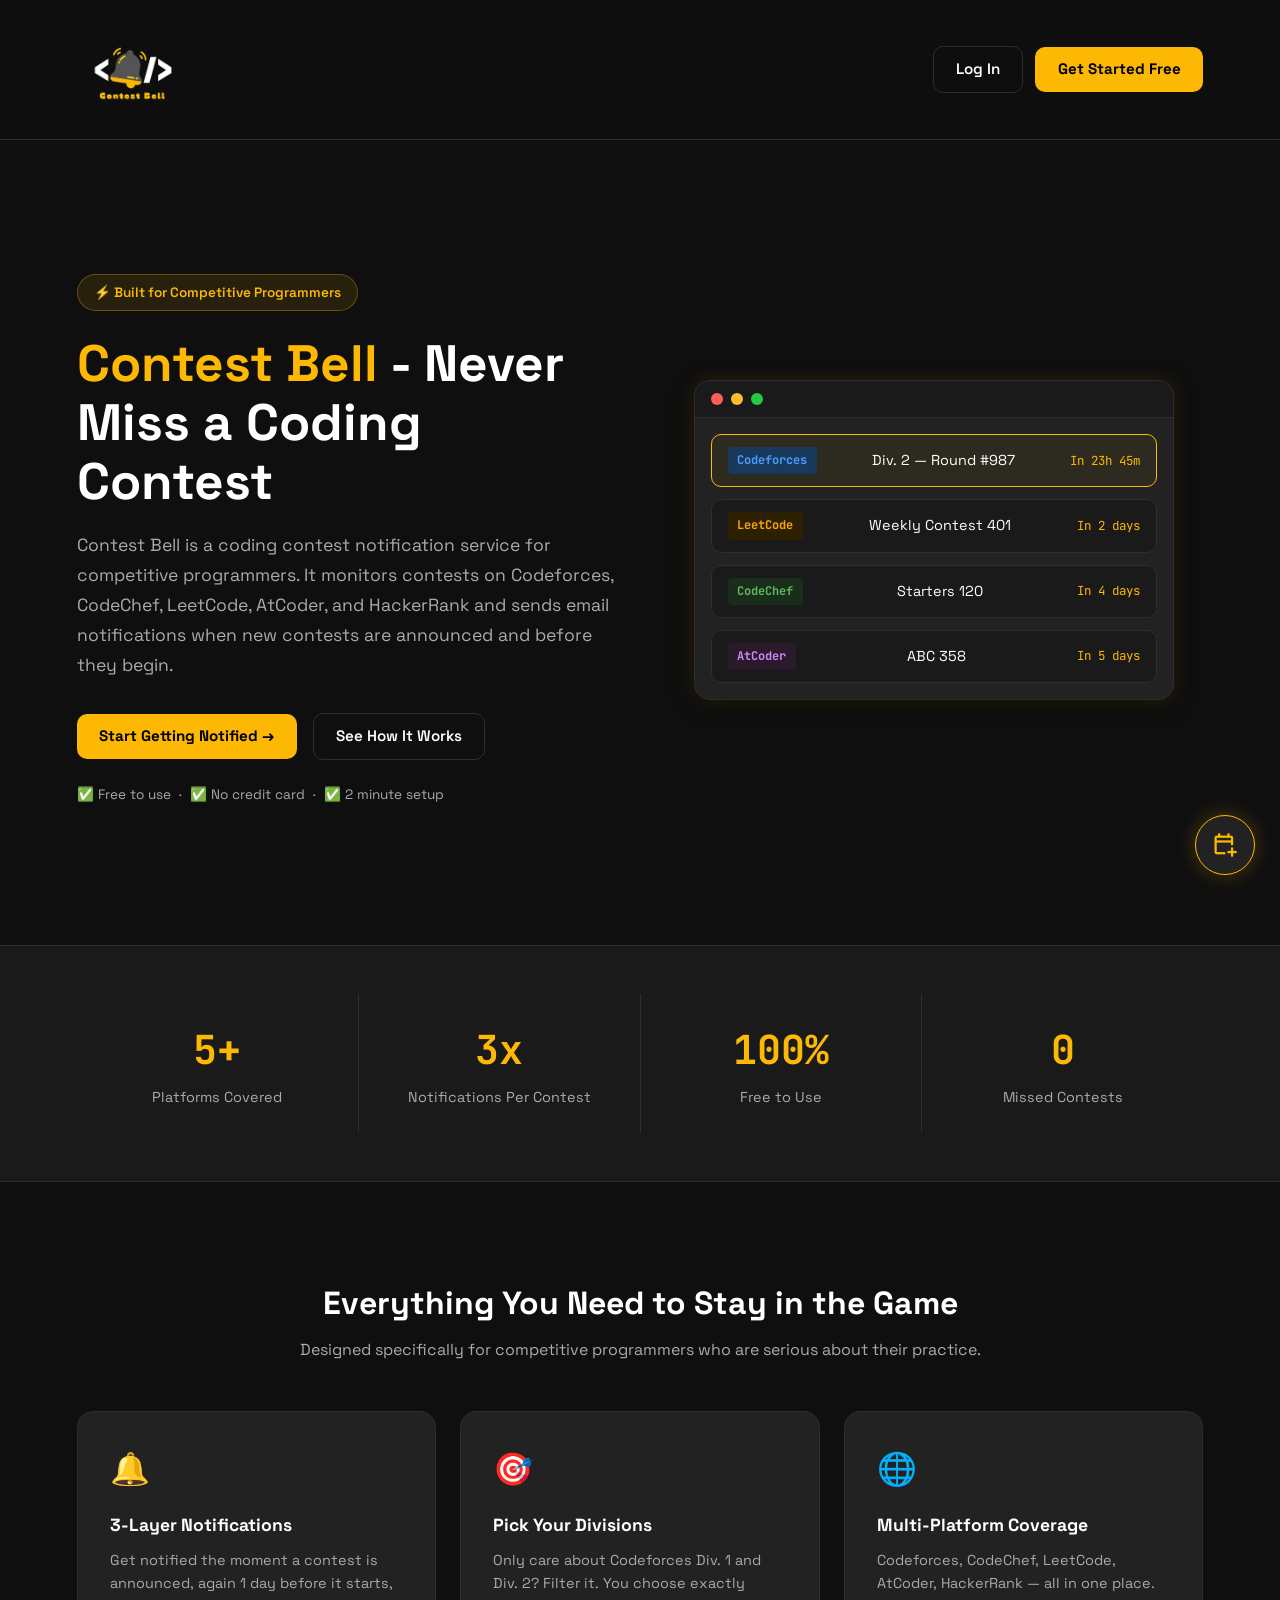
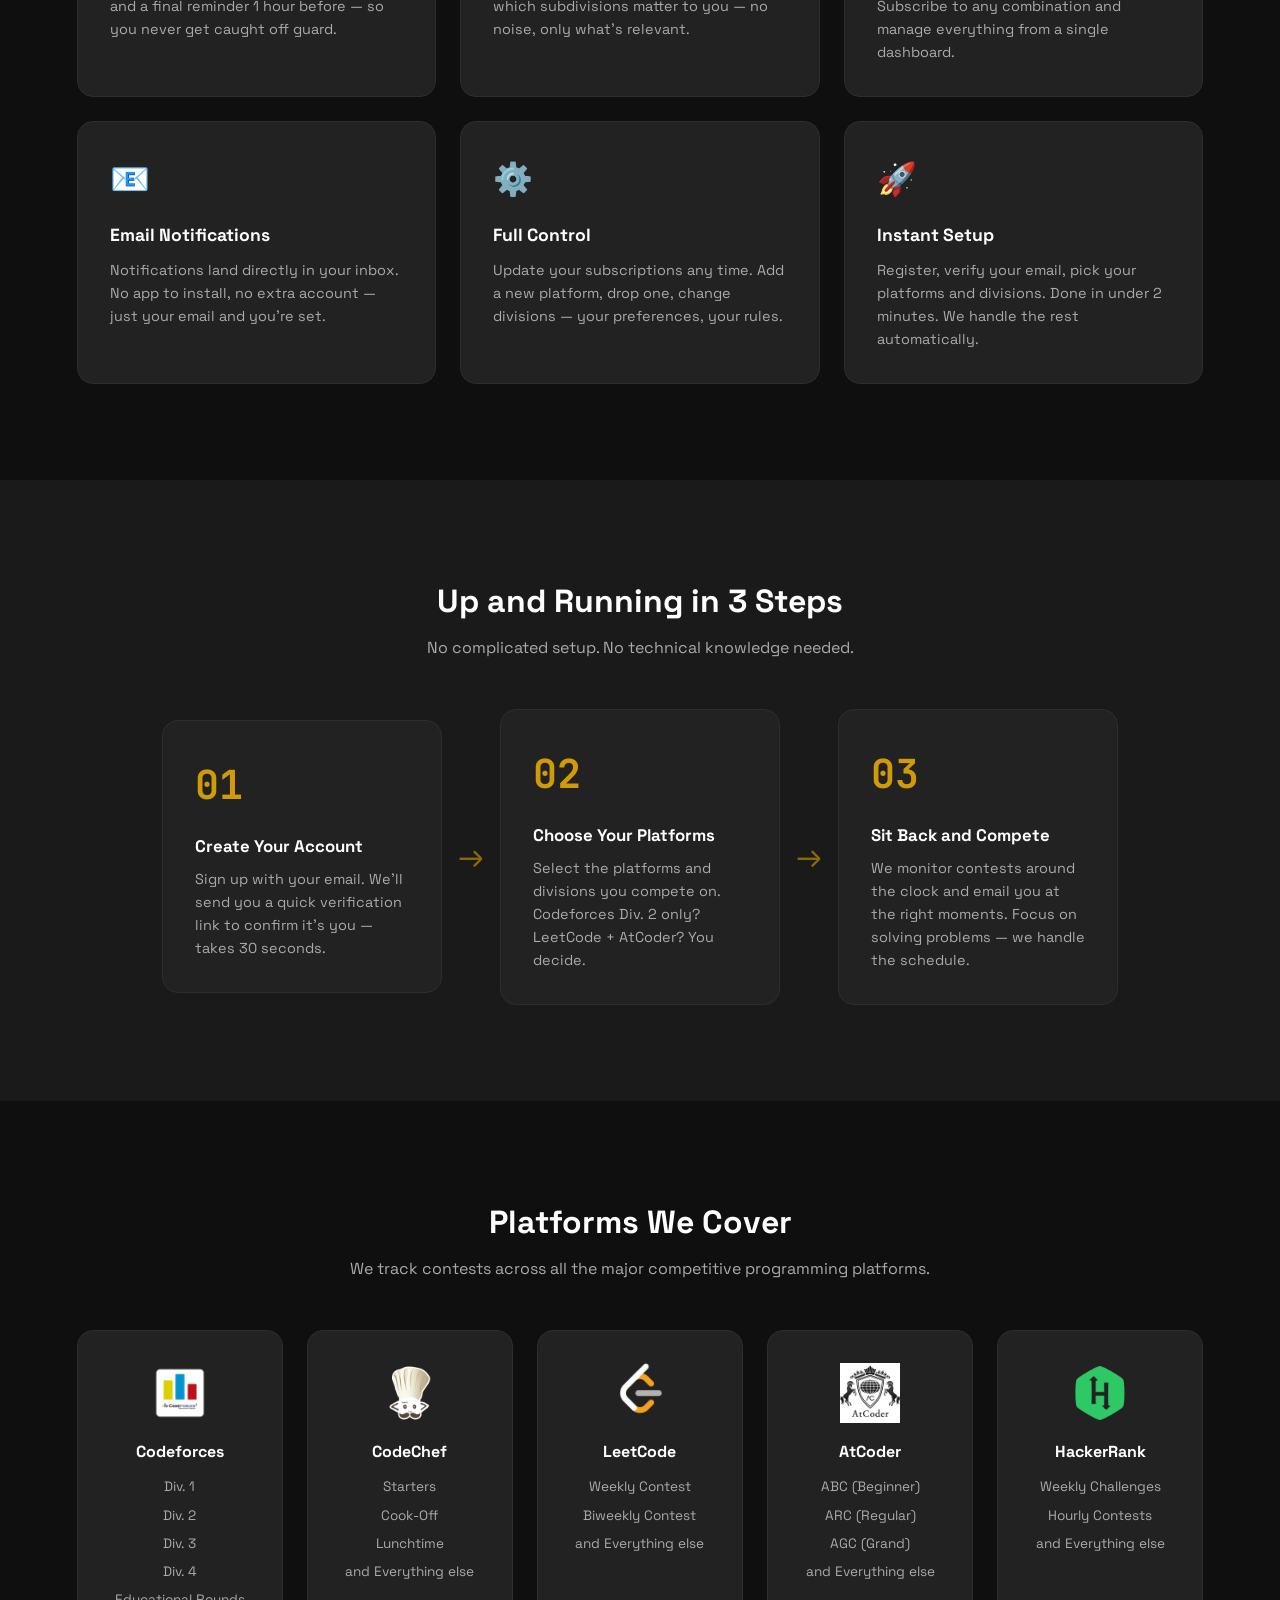
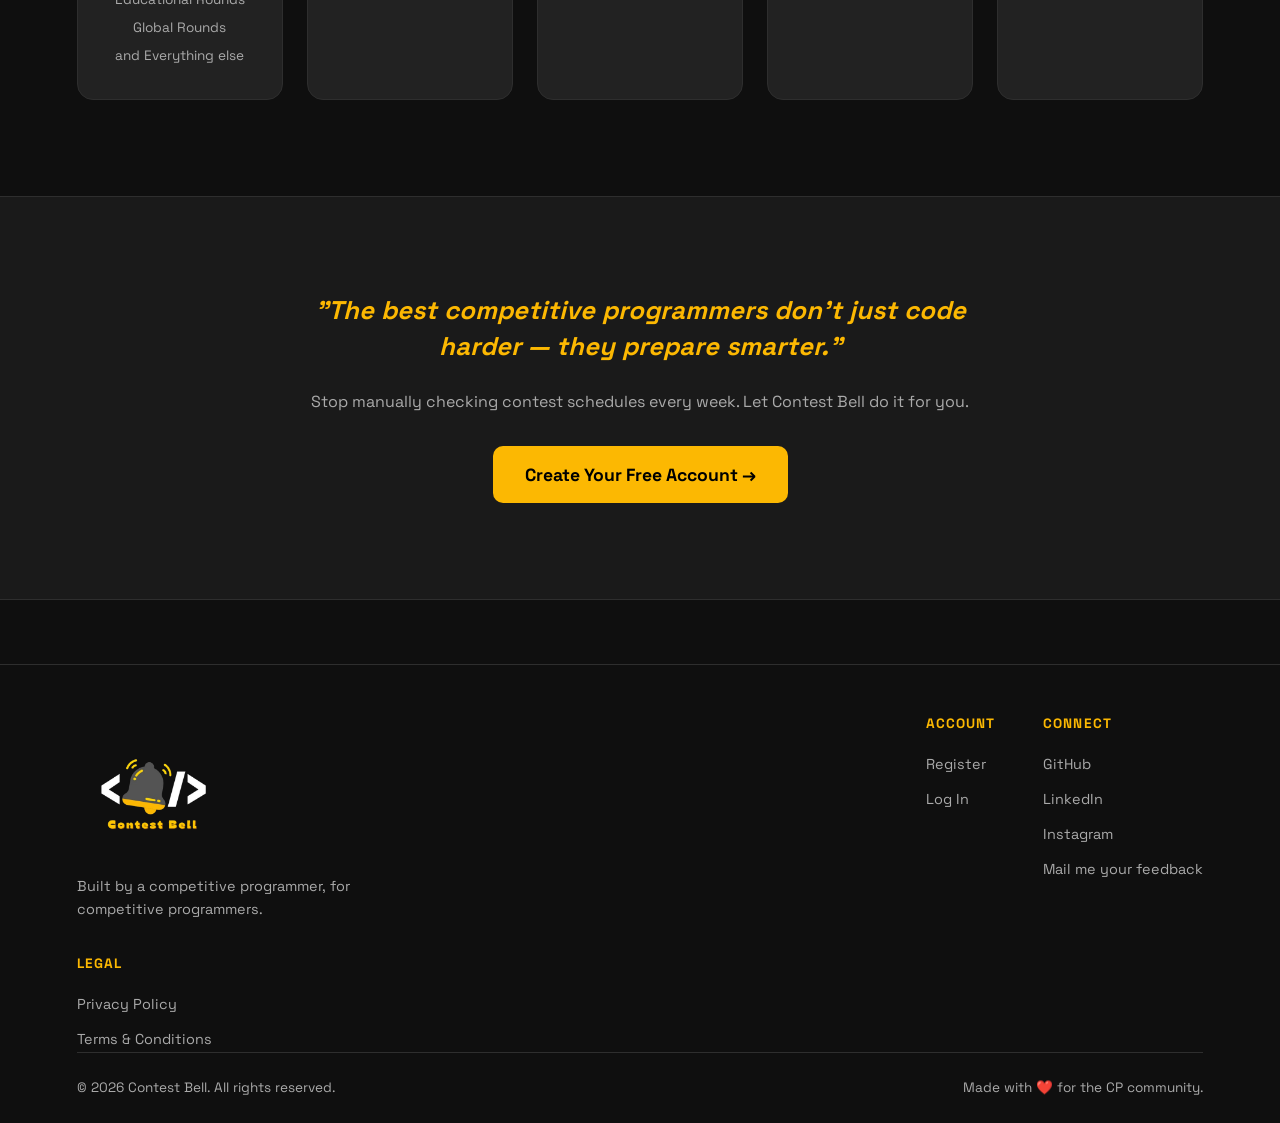
<file: index.html>
<!DOCTYPE html>
<html lang="en">

<head>
  <meta charset="UTF-8" />
  <meta name="viewport" content="width=device-width, initial-scale=1.0" />
  <meta name="description"
    content="Never miss a coding contest again. ContestBell tracks Codeforces, LeetCode, CodeChef, AtCoder and HackerRank contests and sends timely contest reminders and notifications." />
  <meta name="keywords" content="coding contest reminder, competitive programming, codeforces notification, leetcode contest alert, codechef reminder, atcoder notification,
   hackerrank contest, contest calendar, programming contest tracker, never miss coding contest" />
  <meta name="msvalidate.01" content="7B6A6E842D091963CB5A08984409472C" />
  <meta name="yandex-verification" content="b111c33f93748167" />
  <title>ContestBell - Coding Contest Reminders & Notifications</title>
  <script src="js/config.js"></script>
  <link rel="icon" type="image/png" href="assets/images/fevicon.png" />
  <link rel="stylesheet" href="css/style.css" />
  <link rel="stylesheet" href="css/landing.css" />
  <link rel="stylesheet"
    href="https://fonts.googleapis.com/css2?family=Material+Symbols+Outlined:opsz,wght,FILL,GRAD@24,500,0,0" />
</head>

<body>
  <!-- ===== LOADER ===== -->
  <div id="loader-overlay">
    <div class="loader-bell">🔔</div>
    <div class="loader-brackets">
      <span>&lt;</span>
      <span>/</span>
      <span>&gt;</span>
    </div>
    <p class="loader-text">LOADING...</p>
  </div>

  <!-- ========== NAVBAR ========== -->
  <nav>
    <div class="nav-logo">
      <img src="assets/images/logo.png" alt="Contest Bell Logo" height=50 />
    </div>
    <div class="nav-auth">
      <a href="login.html" class="btn-secondary">Log In</a>
      <a href="register.html" class="btn-primary">Get Started Free</a>
    </div>
  </nav>

  <!-- ========== HERO SECTION ========== -->
  <section id="hero">
    <div class="hero-text">
      <p class="hero-tag">⚡ Built for Competitive Programmers</p>
      <h1>
        <span class="highlight">Contest Bell</span> -
        Never Miss a Coding Contest
      </h1>
      <p class="hero-subtitle">
        Contest Bell is a coding contest notification service for competitive
        programmers. It monitors contests on Codeforces, CodeChef, LeetCode,
        AtCoder, and HackerRank and sends email notifications when new contests
        are announced and before they begin.
      </p>
      <div class="hero-actions">
        <a href="register.html" class="btn-primary">Start Getting Notified →</a>
        <a href="#how-it-works" class="btn-secondary">See How It Works</a>
      </div>
      <p class="hero-note">✅ Free to use &nbsp;·&nbsp; ✅ No credit card &nbsp;·&nbsp; ✅ 2 minute setup</p>
    </div>
    <div class="hero-image">
      <!-- Dashboard mockup placeholder — replace with real screenshot later -->
      <div class="mockup-box">
        <div class="mockup-topbar">
          <span></span><span></span><span></span>
        </div>
        <div class="mockup-content">
          <div class="mockup-row highlight-row">
            <span class="platform-tag cf">Codeforces</span>
            <span>Div. 2 — Round #987</span>
            <span class="time-tag">In 23h 45m</span>
          </div>
          <div class="mockup-row">
            <span class="platform-tag lc">LeetCode</span>
            <span>Weekly Contest 401</span>
            <span class="time-tag">In 2 days</span>
          </div>
          <div class="mockup-row">
            <span class="platform-tag cc">CodeChef</span>
            <span>Starters 120</span>
            <span class="time-tag">In 4 days</span>
          </div>
          <div class="mockup-row">
            <span class="platform-tag ac">AtCoder</span>
            <span>ABC 358</span>
            <span class="time-tag">In 5 days</span>
          </div>
        </div>
      </div>
    </div>
  </section>

  <!-- ========== STATS STRIP ========== -->
  <section id="stats">
    <div class="stat">
      <h2>5+</h2>
      <p>Platforms Covered</p>
    </div>
    <div class="stat">
      <h2>3x</h2>
      <p>Notifications Per Contest</p>
    </div>
    <div class="stat">
      <h2>100%</h2>
      <p>Free to Use</p>
    </div>
    <div class="stat">
      <h2>0</h2>
      <p>Missed Contests</p>
    </div>
  </section>

  <!-- ========== FEATURES SECTION ========== -->
  <section id="features">
    <div class="section-header">
      <h2>Everything You Need to Stay in the Game</h2>
      <p>Designed specifically for competitive programmers who are serious about their practice.</p>
    </div>

    <div class="features-grid">

      <div class="feature-card">
        <div class="feature-icon">🔔</div>
        <h3>3-Layer Notifications</h3>
        <p>
          Get notified the moment a contest is announced, again 1 day before
          it starts, and a final reminder 1 hour before — so you never get caught off guard.
        </p>
      </div>

      <div class="feature-card">
        <div class="feature-icon">🎯</div>
        <h3>Pick Your Divisions</h3>
        <p>
          Only care about Codeforces Div. 1 and Div. 2? Filter it. You choose
          exactly which subdivisions matter to you — no noise, only what's relevant.
        </p>
      </div>

      <div class="feature-card">
        <div class="feature-icon">🌐</div>
        <h3>Multi-Platform Coverage</h3>
        <p>
          Codeforces, CodeChef, LeetCode, AtCoder, HackerRank — all in one place.
          Subscribe to any combination and manage everything from a single dashboard.
        </p>
      </div>

      <div class="feature-card">
        <div class="feature-icon">📧</div>
        <h3>Email Notifications</h3>
        <p>
          Notifications land directly in your inbox. No app to install,
          no extra account — just your email and you're set.
        </p>
      </div>

      <div class="feature-card">
        <div class="feature-icon">⚙️</div>
        <h3>Full Control</h3>
        <p>
          Update your subscriptions any time. Add a new platform, drop one,
          change divisions — your preferences, your rules.
        </p>
      </div>

      <div class="feature-card">
        <div class="feature-icon">🚀</div>
        <h3>Instant Setup</h3>
        <p>
          Register, verify your email, pick your platforms and divisions.
          Done in under 2 minutes. We handle the rest automatically.
        </p>
      </div>

    </div>
  </section>

  <!-- ========== HOW IT WORKS ========== -->
  <section id="how-it-works">
    <div class="section-header">
      <h2>Up and Running in 3 Steps</h2>
      <p>No complicated setup. No technical knowledge needed.</p>
    </div>

    <div class="steps">

      <div class="step">
        <div class="step-number">01</div>
        <div class="step-body">
          <h3>Create Your Account</h3>
          <p>
            Sign up with your email. We'll send you a quick verification link
            to confirm it's you — takes 30 seconds.
          </p>
        </div>
      </div>

      <div class="step-arrow">→</div>

      <div class="step">
        <div class="step-number">02</div>
        <div class="step-body">
          <h3>Choose Your Platforms</h3>
          <p>
            Select the platforms and divisions you compete on.
            Codeforces Div. 2 only? LeetCode + AtCoder? You decide.
          </p>
        </div>
      </div>

      <div class="step-arrow">→</div>

      <div class="step">
        <div class="step-number">03</div>
        <div class="step-body">
          <h3>Sit Back and Compete</h3>
          <p>
            We monitor contests around the clock and email you at the right
            moments. Focus on solving problems — we handle the schedule.
          </p>
        </div>
      </div>

    </div>
  </section>

  <!-- ========== PLATFORMS SECTION ========== -->
  <section id="platforms">
    <div class="section-header">
      <h2>Platforms We Cover</h2>
      <p>We track contests across all the major competitive programming platforms.</p>
    </div>

    <div class="platforms-grid">

      <div class="platform-card">
        <img src="assets/images/platforms/codeforces.png" alt="Codeforces" />
        <h3>Codeforces</h3>
        <ul>
          <li>Div. 1</li>
          <li>Div. 2</li>
          <li>Div. 3</li>
          <li>Div. 4</li>
          <li>Educational Rounds</li>
          <li>Global Rounds</li>
          <li>and Everything else</li>
        </ul>
      </div>

      <div class="platform-card">
        <img src="assets/images/platforms/codechef.png" alt="CodeChef" />
        <h3>CodeChef</h3>
        <ul>
          <li>Starters</li>
          <li>Cook-Off</li>
          <li>Lunchtime</li>
          <li>and Everything else</li>
        </ul>
      </div>

      <div class="platform-card">
        <img src="assets/images/platforms/leetcode.png" alt="LeetCode" />
        <h3>LeetCode</h3>
        <ul>
          <li>Weekly Contest</li>
          <li>Biweekly Contest</li>
          <li>and Everything else</li>
        </ul>
      </div>

      <div class="platform-card">
        <img src="assets/images/platforms/atcoder.png" alt="AtCoder" />
        <h3>AtCoder</h3>
        <ul>
          <li>ABC (Beginner)</li>
          <li>ARC (Regular)</li>
          <li>AGC (Grand)</li>
          <li>and Everything else</li>
        </ul>
      </div>

      <div class="platform-card">
        <img src="assets/images/platforms/hackerrank.png" alt="HackerRank" />
        <h3>HackerRank</h3>
        <ul>
          <li>Weekly Challenges</li>
          <li>Hourly Contests</li>
          <li>and Everything else</li>
        </ul>
      </div>

    </div>
  </section>

  <!-- ========== QUOTE / CTA SECTION ========== -->
  <section id="cta">
    <blockquote>
      "The best competitive programmers don't just code harder — they prepare smarter."
    </blockquote>
    <p>Stop manually checking contest schedules every week. Let Contest Bell do it for you.</p>
    <a href="register.html" class="btn-primary btn-large">Create Your Free Account →</a>
  </section>

  <!-- ========== FOOTER ========== -->
  <footer>
    <div class="footer-top">
      <div class="footer-brand">
        <img src="assets/images/logo.png" alt="Contest Bell" height="40" />
        <p>Built by a competitive programmer, for competitive programmers.</p>
      </div>

      <div class="footer-links">
        <div class="footer-col">
          <h4>Account</h4>
          <ul>
            <li><a href="register.html">Register</a></li>
            <li><a href="login.html">Log In</a></li>
          </ul>
        </div>
        <div class="footer-col">
          <h4>Connect</h4>
          <ul>
            <li><a href="https://github.com/SahilChaturvedi8462" target="_blank">GitHub</a></li>
            <li><a href="https://www.linkedin.com/in/sahil-chaturvedi-901915328/" target="_blank">LinkedIn</a></li>
            <li><a href="https://www.instagram.com/build_with_sahil846?igsh=bmxsZ2V3b2luOTRx"
                target="_blank">Instagram</a></li>
            <li><a href="mailto:dumbcode6@gmail.com">Mail me your feedback</a></li>
          </ul>
        </div>
      </div>
    </div>

    <div class="footer-col">
      <h4>Legal</h4>
      <ul>
        <li><a href="privacy-policy.html">Privacy Policy</a></li>
        <li><a href="terms.html">Terms & Conditions</a></li>
      </ul>
    </div>

    <div class="footer-bottom">
      <p>© 2026 Contest Bell. All rights reserved.</p>
      <p>Made with ❤️ for the CP community.</p>
    </div>
  </footer>

  <script src="js/config.js"></script>
  <script>
    window.addEventListener('load', () => {
      document.getElementById('loader-overlay').classList.add('hide');
    });

    // ===== CHECK IF LOGGED IN =====
    if (getToken() && !isTokenExpired()) {
      // User is logged in — swap navbar buttons
      document.querySelector('.nav-auth').innerHTML = `
        <a href="dashboard.html" class="btn-secondary">Dashboard</a>
        <a href="subscription.html" class="btn-secondary">Subscriptions</a>
        <a href="profile.html" class="btn-secondary">Profile</a>
        <a href="#" onclick="logout()" class="btn-primary">Log Out</a>
      `;

      // Also swap hero CTA buttons
      document.querySelector('.hero-actions').innerHTML = `
        <a href="dashboard.html" class="btn-primary">Go to Dashboard →</a>
        <a href="subscription.html" class="btn-secondary">Manage Subscriptions</a>
      `;
    }
  </script>

  <!-- Google Calendar Floating Button -->
  <button class="calendar-float-btn" id="calendar-float-btn">
    <span class="material-symbols-outlined">calendar_add_on</span>
  </button>

  <!-- Calendar Popup -->
  <div class="calendar-modal" id="calendar-modal">

    <div class="calendar-modal-card">

      <button class="calendar-modal-close" id="calendar-modal-close">
        ×
      </button>

      <div class="calendar-hero-icon">
        <div class="calendar-art">

          <div class="calendar-rings">
            <span></span>
            <span></span>
          </div>

          <div class="calendar-top"></div>

          <div class="calendar-body">
            <span>31</span>
          </div>

        </div>

        <span class="calendar-spark spark-1">+</span>
        <span class="calendar-spark spark-2">✦</span>
        <span class="calendar-spark spark-3">+</span>
      </div>

      <h2>ContestBell Calendar</h2>

      <p class="calendar-modal-subtitle">
        Never miss a contest again.
      </p>

      <div class="calendar-benefits">

        <div class="calendar-benefit">
          <span class="material-symbols-outlined">schedule</span>
          <span>Contest time added automatically</span>
        </div>

        <div class="calendar-benefit">
          <span class="material-symbols-outlined">notifications</span>
          <span>Get reminders before contests</span>
        </div>

        <div class="calendar-benefit">
          <span class="material-symbols-outlined">link</span>
          <span>Contest link included in the event</span>
        </div>

      </div>

      <button class="btn-primary calendar-connect-btn" id="calendar-connect-btn">
        <span class="material-symbols-outlined">event_available</span>
        Connect Google Calendar
      </button>

      <p class="calendar-modal-note">
        You can disconnect anytime from your profile.
      </p>

    </div>
  </div>

  <div class="calendar-toast" id="calendar-toast">

    <div class="calendar-sparkles">
      <span>✦</span>
      <span>✦</span>
      <span>✨</span>
      <span>✦</span>
      <span>💫</span>
      <span>✦</span>
      <span>✦</span>
      <span>🥳</span>
      <span>✨</span>
      <span>✦</span>
      <span>😁</span>
      <span>💫</span>
    </div>

    <span class="material-symbols-outlined">event_available</span>

    <div>
      <strong>Google Calendar Connected</strong>
      <p>Your contests will now be added to your calendar automatically.</p>
    </div>

    <button id="calendar-toast-close" aria-label="Close">
      <span class="material-symbols-outlined">close</span>
    </button>

  </div>

  <!-- JavaScript -->
  <script src="js/config.js"></script>
  <script src="js/index.js"></script>

</body>

</html>
</file>
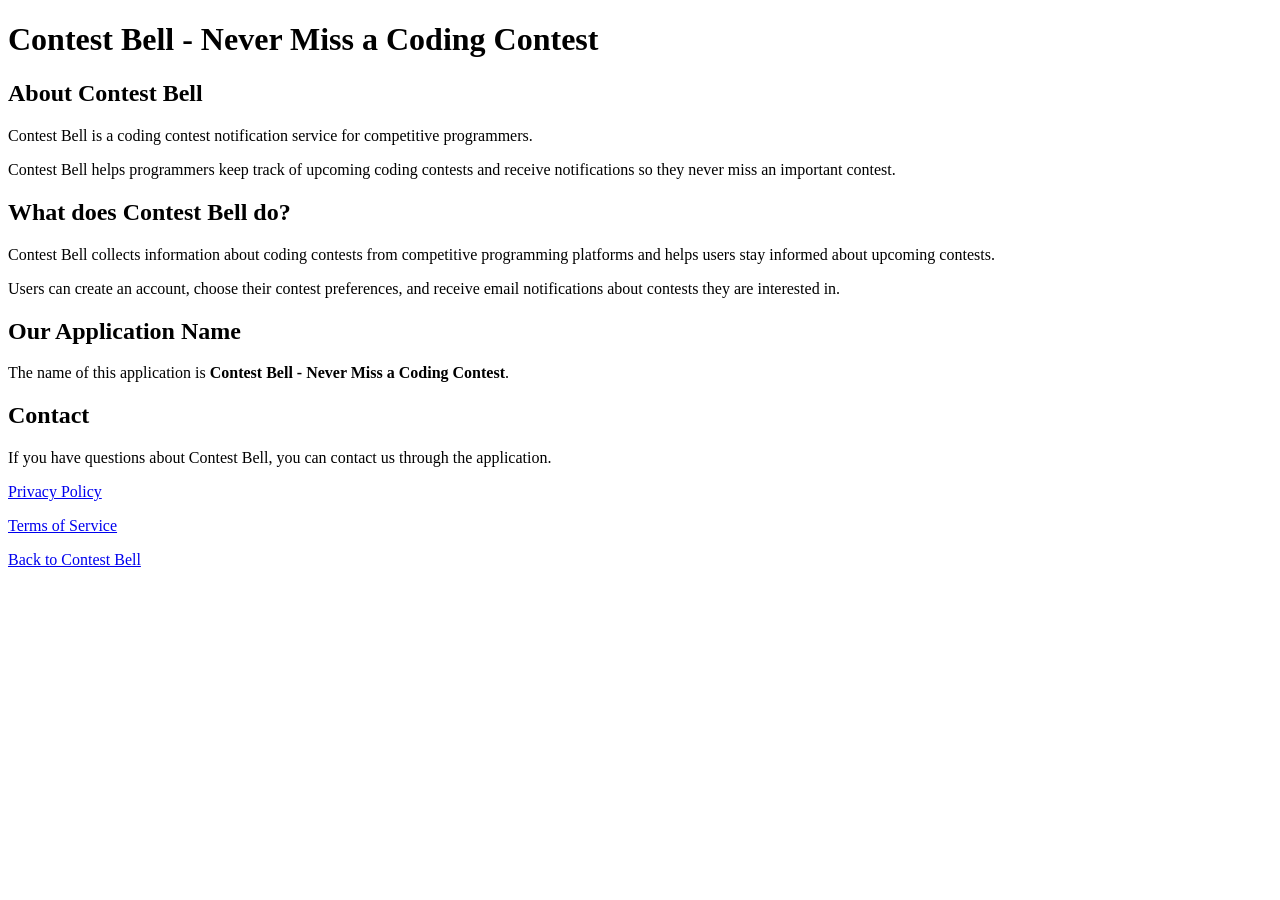
<file: about.html>
<!DOCTYPE html>
<html lang="en">
<head>
    <meta charset="UTF-8">

    <meta name="viewport" content="width=device-width, initial-scale=1.0">

    <title>Contest Bell - Never Miss a Coding Contest</title>

    <meta name="description"
          content="Contest Bell is a coding contest notification service for competitive programmers. Get notified about upcoming coding contests and never miss a contest.">

    <meta property="og:title"
          content="Contest Bell - Never Miss a Coding Contest">

    <meta property="og:description"
          content="Contest Bell is a coding contest notification service for competitive programmers.">

    <meta property="og:site_name"
          content="Contest Bell">

    <meta property="og:type" content="website">

    <link rel="canonical" href="https://contestbell.xyz/about">
</head>

<body>

    <main>

        <h1>Contest Bell - Never Miss a Coding Contest</h1>

        <h2>About Contest Bell</h2>

        <p>
            Contest Bell is a coding contest notification service for
            competitive programmers.
        </p>

        <p>
            Contest Bell helps programmers keep track of upcoming coding
            contests and receive notifications so they never miss an
            important contest.
        </p>

        <h2>What does Contest Bell do?</h2>

        <p>
            Contest Bell collects information about coding contests from
            competitive programming platforms and helps users stay informed
            about upcoming contests.
        </p>

        <p>
            Users can create an account, choose their contest preferences,
            and receive email notifications about contests they are
            interested in.
        </p>


        <h2>Our Application Name</h2>

        <p>
            The name of this application is
            <strong>Contest Bell - Never Miss a Coding Contest</strong>.
        </p>

        <h2>Contact</h2>

        <p>
            If you have questions about Contest Bell, you can contact us
            through the application.
        </p>

        <p>
            <a href="https://contestbell.xyz/privacy-policy">
                Privacy Policy
            </a>
        </p>

        <p>
            <a href="https://contestbell.xyz/terms">
                Terms of Service
            </a>
        </p>

        <p>
            <a href="https://contestbell.xyz/">
                Back to Contest Bell
            </a>
        </p>

    </main>

</body>
</html>
</file>
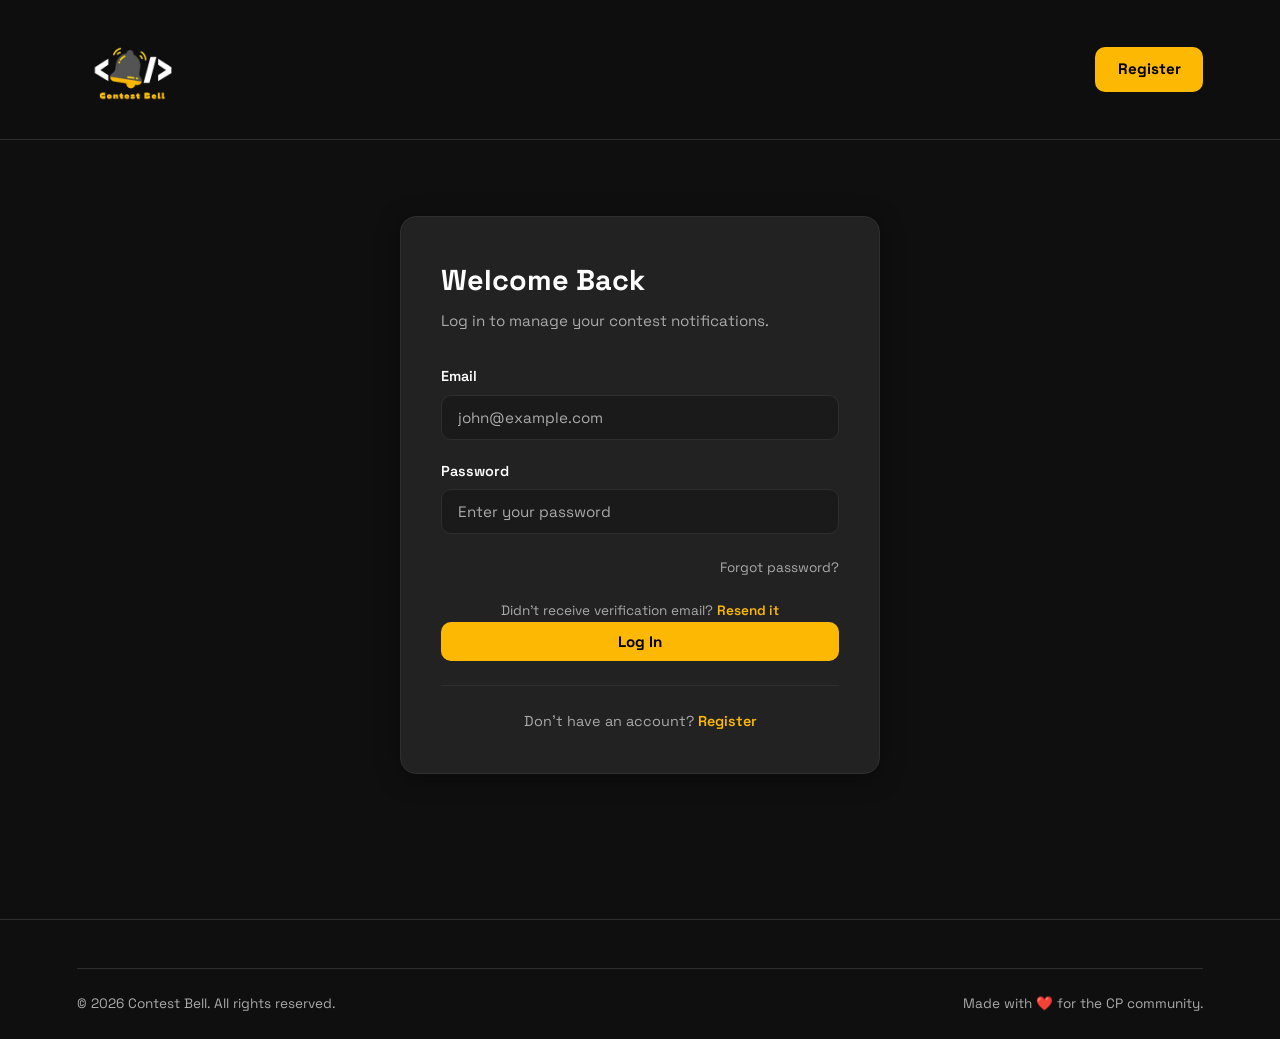
<file: dashboard.html>
<!DOCTYPE html>
<html lang="en">

<head>
  <meta charset="UTF-8" />
  <meta name="viewport" content="width=device-width, initial-scale=1.0" />
  <title>Dashboard — Contest Bell</title>
  <script src="js/config.js"></script>
  <link rel="icon" type="image/png" href="assets/images/favicon.png" />
  <link rel="stylesheet" href="css/style.css" />
  <link rel="stylesheet" href="css/dashboard.css" />
</head>

<body>
  <!-- ===== LOADER ===== -->
  <div id="loader-overlay">
    <div class="loader-bell">🔔</div>
    <div class="loader-brackets">
      <span>&lt;</span>
      <span>/</span>
      <span>&gt;</span>
    </div>
    <p class="loader-text">LOADING...</p>
  </div>

  <!-- ========== NAVBAR ========== -->
  <nav>
    <div class="nav-logo">
      <a href="index.html">
        <img src="assets/images/logo.png" alt="Contest Bell Logo" height="48" />
      </a>
    </div>
    <div class="nav-auth">
      <a href="profile.html" class="btn-secondary">Profile</a>
      <a href="subscription.html" class="btn-secondary">Get Notified</a>
      <a href="#" onclick="logout()" class="btn-primary">Log Out</a>
    </div>
  </nav>

  <!-- ========== DASHBOARD SECTION ========== -->
  <section id="dashboard">

    <div class="section-header">
      <h1>Upcoming Contests</h1>
      <p>All upcoming contests sorted by start time. Times shown in your local timezone.</p>
    </div>

    <!-- FILTER BAR -->
    <div class="filter-bar">
      <button class="filter-btn active" data-filter="ALL">All</button>
      <button class="filter-btn" data-filter="CODEFORCES">Codeforces</button>
      <button class="filter-btn" data-filter="LEETCODE">LeetCode</button>
      <button class="filter-btn" data-filter="CODECHEF">CodeChef</button>
      <button class="filter-btn" data-filter="ATCODER">AtCoder</button>
      <button class="filter-btn" data-filter="HACKERRANK">HackerRank</button>
    </div>

    <!-- LOADING STATE — shown while JS fetches data -->
    <div id="loading-state">
      <p>⏳ Loading contests...</p>
    </div>

    <!-- ERROR STATE — shown if API call fails -->
    <div id="error-state" hidden>
      <p>❌ Failed to load contests. Please try again.</p>
      <button id="retry-btn" class="btn-secondary">Retry</button>
    </div>

    <!-- EMPTY STATE — shown if no contests returned -->
    <div id="empty-state" hidden>
      <p>🎉 No upcoming contests right now. Check back later!</p>
      <a href="subscription.html" class="btn-secondary">Manage Subscriptions</a>
    </div>

    <!-- CONTEST LIST — JS will populate this -->
    <div id="contest-list" hidden>
      <!--
          JS will generate and inject cards like this for each contest:

          <div class="contest-card" data-platform="CODEFORCES">
            <div class="contest-card-left">
              <span class="platform-badge CODEFORCES">Codeforces</span>
              <span class="division-badge">Div. 2</span>
            </div>
            <div class="contest-card-mid">
              <h3 class="contest-name">Codeforces Round #987 (Div. 2)</h3>
              <p class="contest-time">Sat, 12 Apr 2025 · 08:35 PM IST</p>
              <p class="contest-duration">Duration: 2h 15m</p>
            </div>
            <div class="contest-card-right">
              <span class="phase-badge BEFORE">Upcoming</span>
              <a href="https://codeforces.com/contest/987" target="_blank" class="btn-secondary">View Contest</a>
            </div>
          </div>
        -->
    </div>

  </section>

  <!-- ========== FOOTER ========== -->
  <footer>
    <div class="footer-bottom">
      <p>© 2026 Contest Bell. All rights reserved.</p>
      <p>Made with ❤️ for the CP community.</p>
    </div>
  </footer>
  <script src="js/config.js"></script>
  <script src="js/dashboard.js"></script>
</body>

</html>
</file>
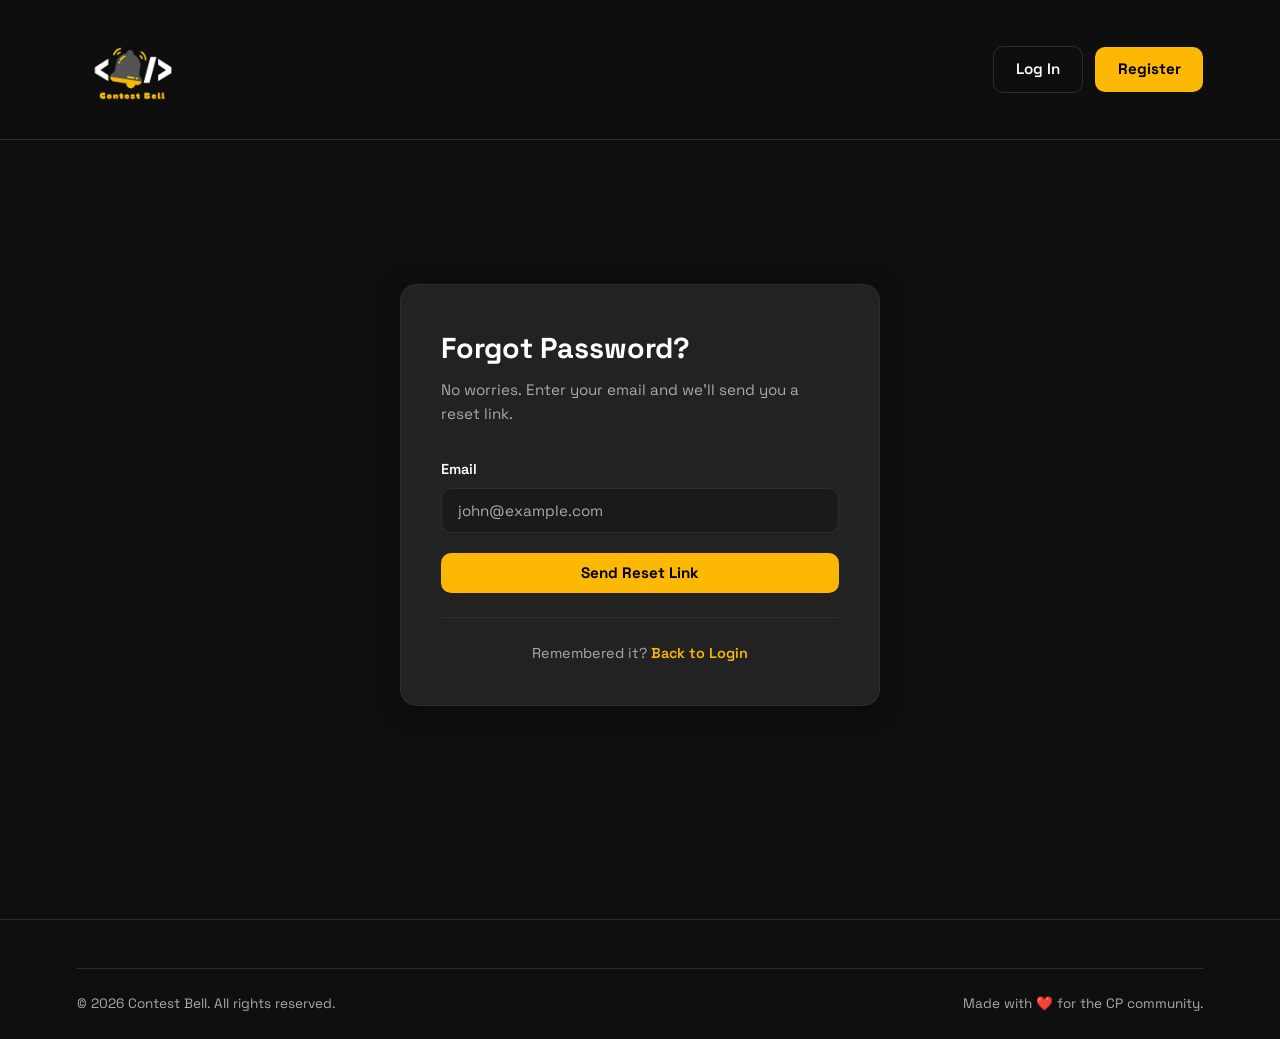
<file: forgot-password.html>
<!DOCTYPE html>
<html lang="en">

<head>
  <meta charset="UTF-8" />
  <meta name="viewport" content="width=device-width, initial-scale=1.0" />
  <title>Forgot Password — Contest Bell</title>
  <script src="js/config.js"></script>
  <link rel="icon" type="image/png" href="assets/images/favicon.png" />
  <link rel="stylesheet" href="css/style.css" />
  <link rel="stylesheet" href="css/auth.css" />
</head>

<body>
  <!-- ===== LOADER ===== -->
  <div id="loader-overlay">
    <div class="loader-bell">🔔</div>
    <div class="loader-brackets">
      <span>&lt;</span>
      <span>/</span>
      <span>&gt;</span>
    </div>
    <p class="loader-text">LOADING...</p>
  </div>

  <!-- ========== NAVBAR ========== -->
  <nav>
    <div class="nav-logo">
      <a href="index.html">
        <img src="assets/images/logo.png" alt="Contest Bell Logo" height="48" />
      </a>
    </div>
    <div class="nav-auth">
      <a href="login.html" class="btn-secondary">Log In</a>
      <a href="register.html" class="btn-primary">Register</a>
    </div>
  </nav>

  <!-- ========== FORGOT PASSWORD SECTION ========== -->
  <section id="forgot-password">
    <div class="auth-card">

      <div class="auth-header">
        <h1>Forgot Password?</h1>
        <p>No worries. Enter your email and we'll send you a reset link.</p>
      </div>

      <form id="forgot-password-form">

        <div class="form-group">
          <label for="email">Email</label>
          <input type="email" id="email" name="email" placeholder="john@example.com" required />
        </div>

        <button type="submit" class="btn-primary btn-full">Send Reset Link</button>

      </form>

      <!-- 
          This message is hidden by default.
          When JS gets a success response from backend,
          we hide the form and show this instead.
        -->
      <div id="success-message" hidden>
        <p>✅ Reset link sent! Check your inbox and follow the instructions.</p>
        <p>Didn't receive it? Check your spam folder.</p>
      </div>

      <div class="auth-footer">
        <p>Remembered it? <a href="login.html">Back to Login</a></p>
      </div>

    </div>
  </section>

  <!-- ========== FOOTER ========== -->
  <footer>
    <div class="footer-bottom">
      <p>© 2026 Contest Bell. All rights reserved.</p>
      <p>Made with ❤️ for the CP community.</p>
    </div>
  </footer>
  <script src="js/config.js"></script>
  <script src="js/forgot-password.js"></script>
</body>

</html>
</file>
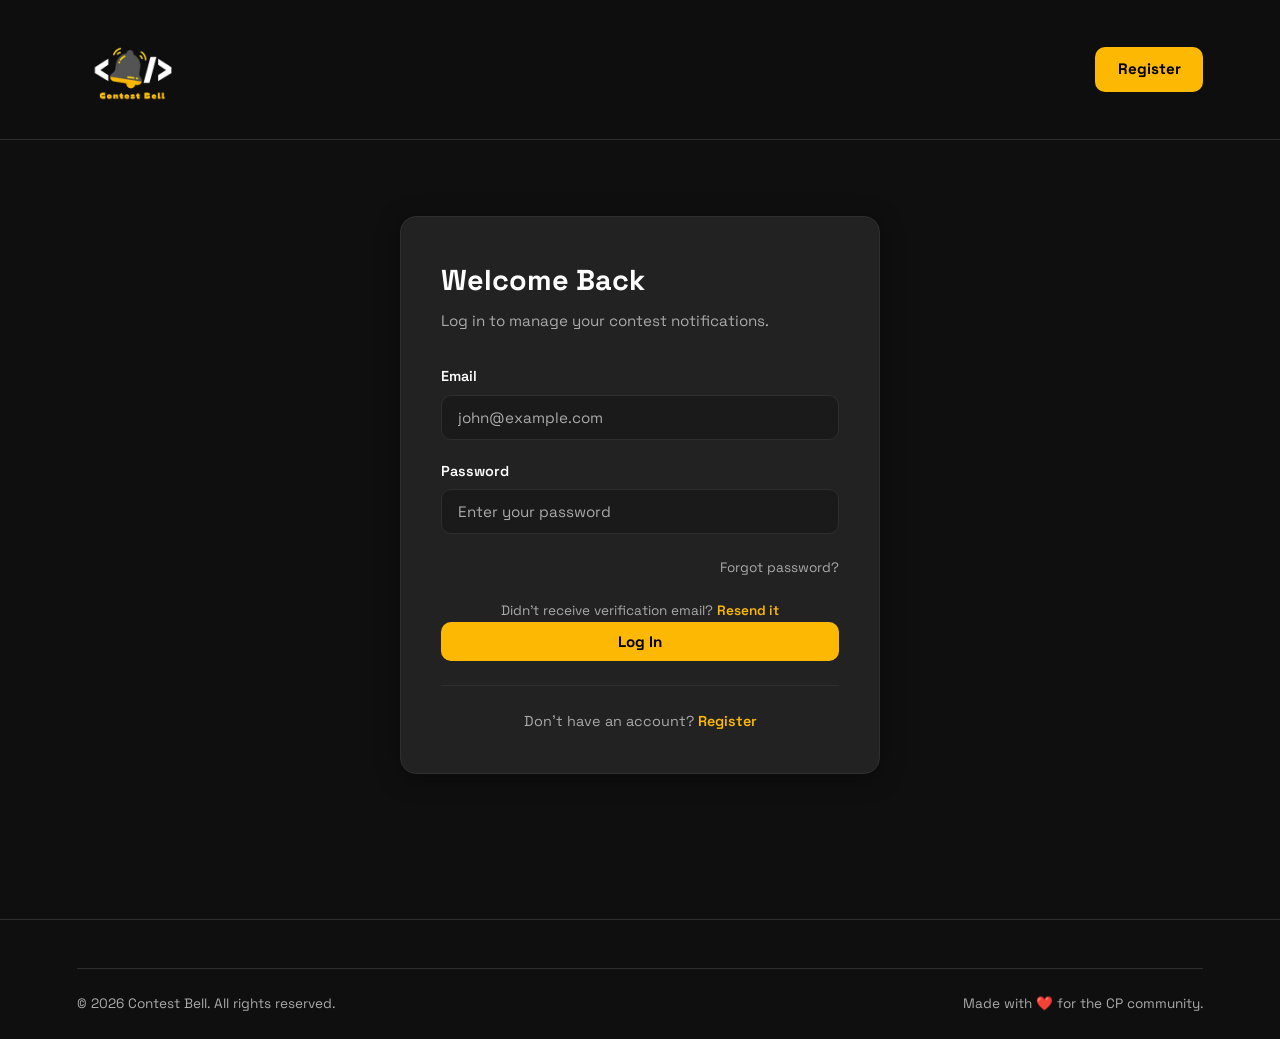
<file: login.html>
<!DOCTYPE html>
<html lang="en">

<head>
  <meta charset="UTF-8" />
  <meta name="viewport" content="width=device-width, initial-scale=1.0" />
  <meta name="description" content="Log in to ContestBell and never miss a coding contest again." />
  <meta name="keywords" content="contestbell login, coding contest reminder login, competitive programming tool" />
  <title>Login — Contest Bell</title>
  <script src="js/config.js"></script>
  <link rel="icon" type="image/png" href="assets/images/favicon.png" />
  <link rel="stylesheet" href="css/style.css" />
  <link rel="stylesheet" href="css/auth.css" />
</head>

<body>
  <!-- ===== LOADER ===== -->
  <div id="loader-overlay">
    <div class="loader-bell">🔔</div>
    <div class="loader-brackets">
      <span>&lt;</span>
      <span>/</span>
      <span>&gt;</span>
    </div>
    <p class="loader-text">LOADING...</p>
  </div>

  <!-- ========== NAVBAR ========== -->
  <nav>
    <div class="nav-logo">
      <a href="index.html">
        <img src="assets/images/logo.png" alt="Contest Bell Logo" height="48" />
      </a>
    </div>
    <div class="nav-auth">
      <a href="register.html" class="btn-primary">Register</a>
    </div>
  </nav>

  <!-- ========== LOGIN SECTION ========== -->
  <section id="login">
    <div class="auth-card">

      <div class="auth-header">
        <h1>Welcome Back</h1>
        <p>Log in to manage your contest notifications.</p>
      </div>

      <form id="login-form">

        <div class="form-group">
          <label for="email">Email</label>
          <input type="email" id="email" name="email" placeholder="john@example.com" required />
        </div>

        <div class="form-group">
          <label for="password">Password</label>
          <input type="password" id="password" name="password" placeholder="Enter your password" required />
        </div>

        <div class="form-forgot">
          <a href="forgot-password.html">Forgot password?</a>
        </div>
        <div class="resend-verification">
          <p>Didn't receive verification email?
            <a href="#" id="resend-verification-btn">Resend it</a>
          </p>
        </div>
        <button type="submit" class="btn-primary btn-full">Log In</button>

      </form>

      <div class="auth-footer">
        <p>Don't have an account? <a href="register.html">Register</a></p>
      </div>

    </div>
  </section>

  <!-- ========== FOOTER ========== -->
  <footer>
    <div class="footer-bottom">
      <p>© 2026 Contest Bell. All rights reserved.</p>
      <p>Made with ❤️ for the CP community.</p>
    </div>
  </footer>
  <script src="js/config.js"></script>
  <script src="js/login.js"></script>
</body>

</html>
</file>
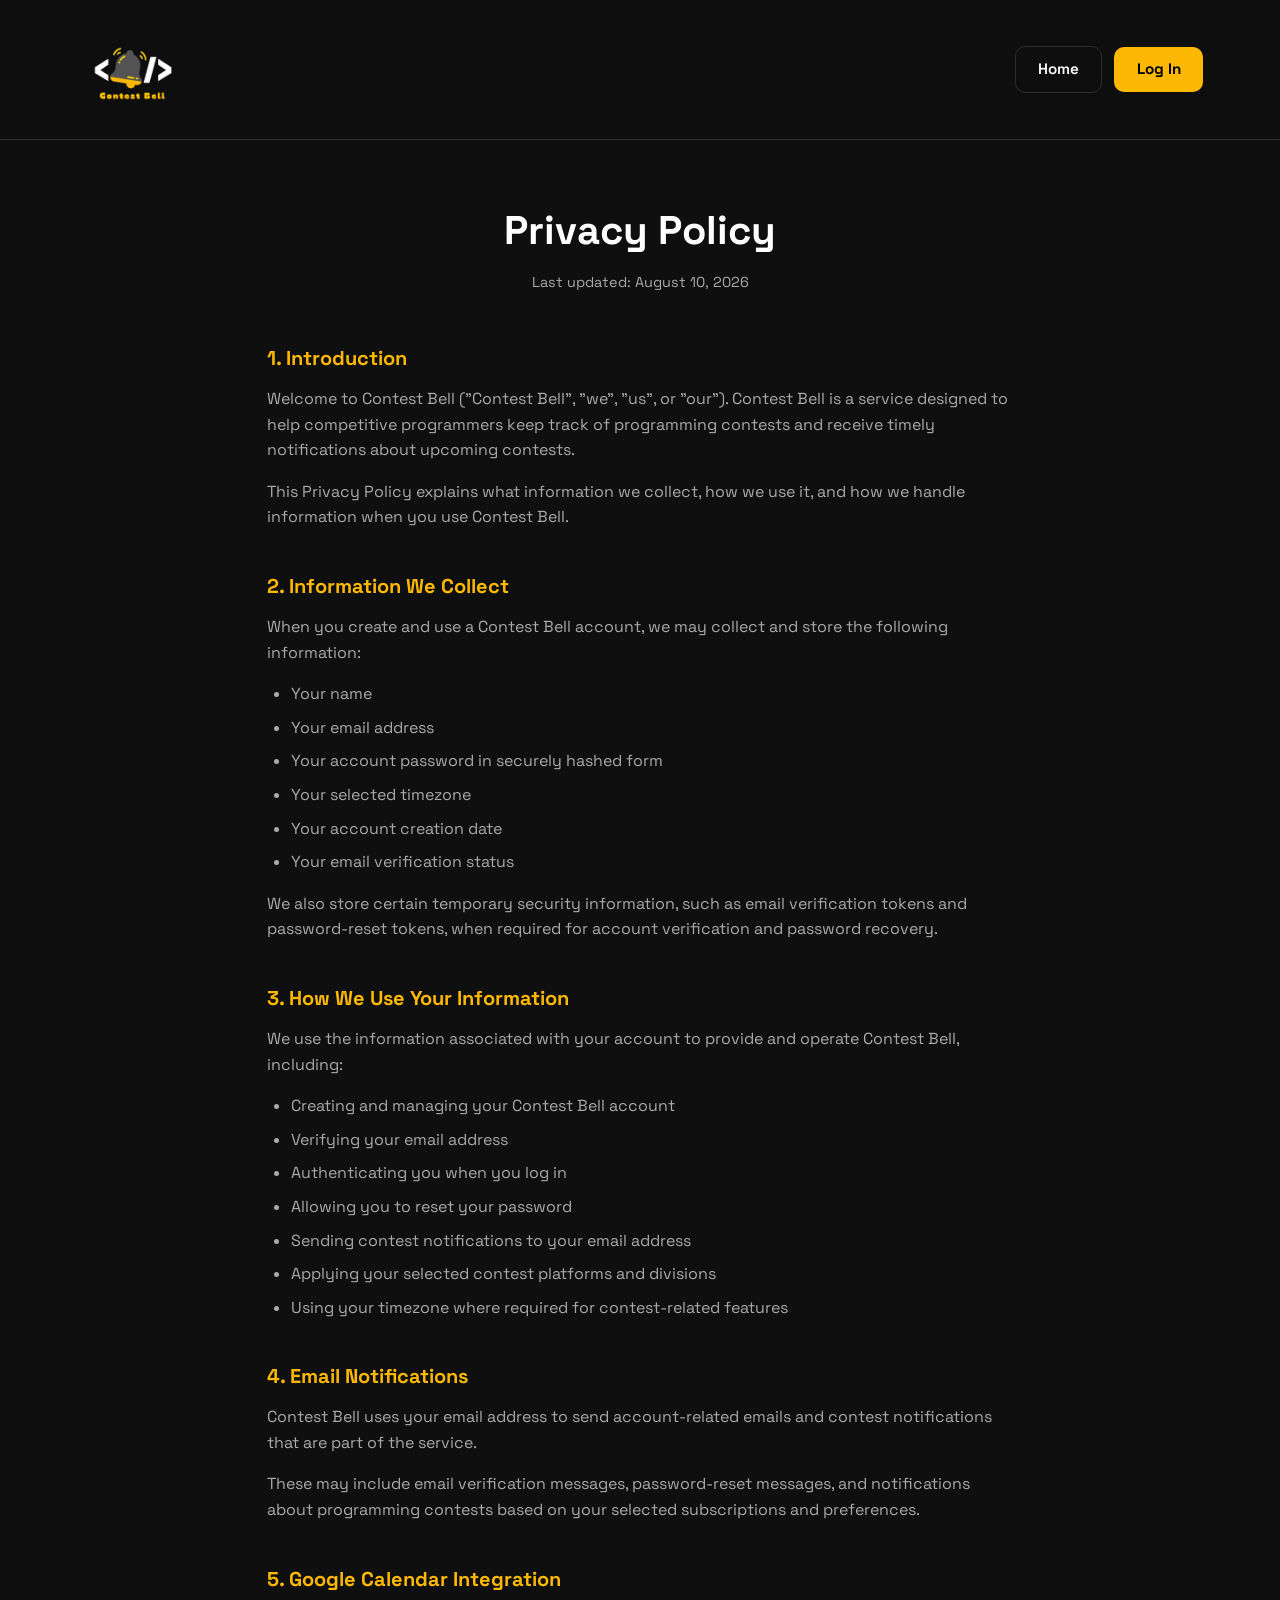
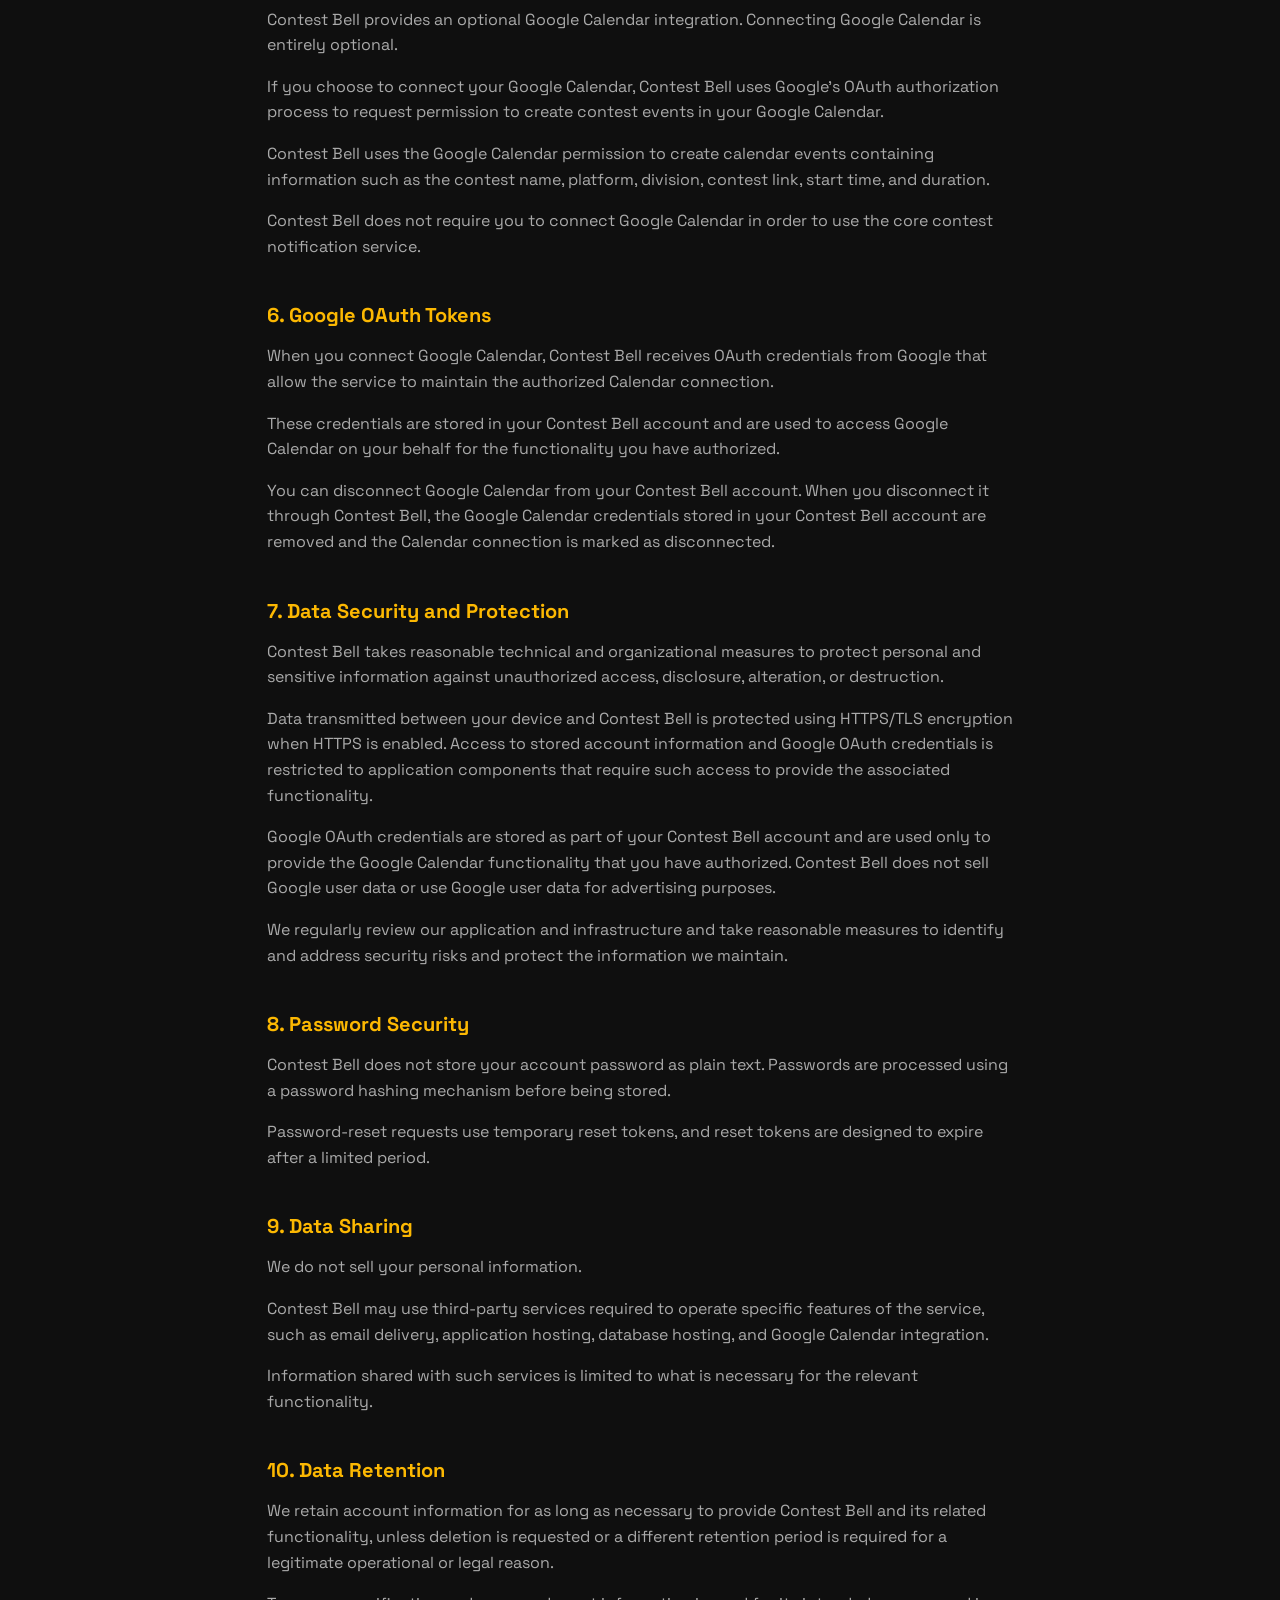
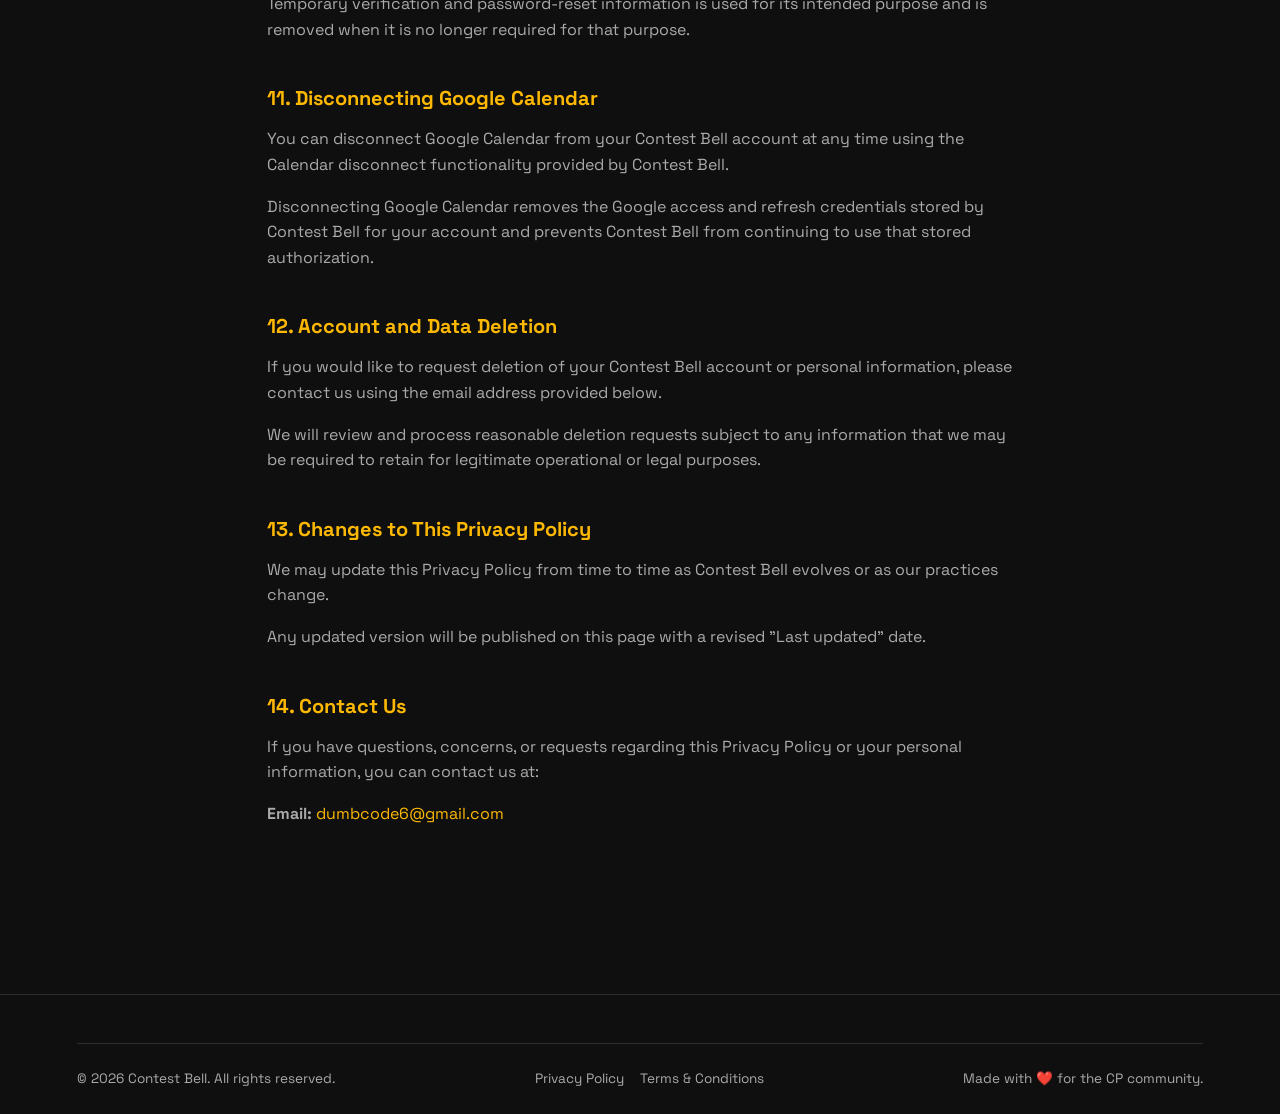
<file: privacy-policy.html>
<!DOCTYPE html>
<html lang="en">

<head>
    <meta charset="UTF-8" />
    <meta name="viewport" content="width=device-width, initial-scale=1.0" />

    <meta name="description"
        content="Contest Bell Privacy Policy - Learn how Contest Bell collects, uses, stores, and protects your information." />

    <title>Privacy Policy — Contest Bell</title>

    <link rel="icon" type="image/png" href="assets/images/fevicon.png" />

    <!-- We'll style this after you send your CSS -->
   <!-- Global styles -->
   <link rel="stylesheet" href="css/style.css">

   <!-- Legal page styles -->
   <link rel="stylesheet" href="css/legal.css">
</head>

<body>

    <!-- ========== NAVBAR ========== -->
    <nav>
        <div class="nav-logo">
            <a href="index.html">
                <img src="assets/images/logo.png" alt="Contest Bell Logo" height="50" />
            </a>
        </div>

        <div class="nav-auth">
            <a href="index.html" class="btn-secondary">Home</a>
            <a href="login.html" class="btn-primary">Log In</a>
        </div>
    </nav>


    <!-- ========== PRIVACY POLICY ========== -->
    <main class="legal-page">

        <div class="legal-header">
            <h1>Privacy Policy</h1>
            <p>Last updated: August 10, 2026</p>
        </div>


        <section class="legal-section">
            <h2>1. Introduction</h2>

            <p>
                Welcome to Contest Bell ("Contest Bell", "we", "us", or "our").
                Contest Bell is a service designed to help competitive programmers
                keep track of programming contests and receive timely notifications
                about upcoming contests.
            </p>

            <p>
                This Privacy Policy explains what information we collect, how we use
                it, and how we handle information when you use Contest Bell.
            </p>
        </section>


        <section class="legal-section">
            <h2>2. Information We Collect</h2>

            <p>
                When you create and use a Contest Bell account, we may collect and
                store the following information:
            </p>

            <ul>
                <li>Your name</li>
                <li>Your email address</li>
                <li>Your account password in securely hashed form</li>
                <li>Your selected timezone</li>
                <li>Your account creation date</li>
                <li>Your email verification status</li>
            </ul>

            <p>
                We also store certain temporary security information, such as email
                verification tokens and password-reset tokens, when required for
                account verification and password recovery.
            </p>
        </section>


        <section class="legal-section">
            <h2>3. How We Use Your Information</h2>

            <p>
                We use the information associated with your account to provide and
                operate Contest Bell, including:
            </p>

            <ul>
                <li>Creating and managing your Contest Bell account</li>
                <li>Verifying your email address</li>
                <li>Authenticating you when you log in</li>
                <li>Allowing you to reset your password</li>
                <li>Sending contest notifications to your email address</li>
                <li>Applying your selected contest platforms and divisions</li>
                <li>Using your timezone where required for contest-related features</li>
            </ul>
        </section>


        <section class="legal-section">
            <h2>4. Email Notifications</h2>

            <p>
                Contest Bell uses your email address to send account-related emails
                and contest notifications that are part of the service.
            </p>

            <p>
                These may include email verification messages, password-reset
                messages, and notifications about programming contests based on
                your selected subscriptions and preferences.
            </p>
        </section>


        <section class="legal-section">
            <h2>5. Google Calendar Integration</h2>

            <p>
                Contest Bell provides an optional Google Calendar integration.
                Connecting Google Calendar is entirely optional.
            </p>

            <p>
                If you choose to connect your Google Calendar, Contest Bell uses
                Google's OAuth authorization process to request permission to create
                contest events in your Google Calendar.
            </p>

            <p>
                Contest Bell uses the Google Calendar permission to create calendar
                events containing information such as the contest name, platform,
                division, contest link, start time, and duration.
            </p>

            <p>
                Contest Bell does not require you to connect Google Calendar in order
                to use the core contest notification service.
            </p>
        </section>


        <section class="legal-section">
            <h2>6. Google OAuth Tokens</h2>

            <p>
                When you connect Google Calendar, Contest Bell receives OAuth
                credentials from Google that allow the service to maintain the
                authorized Calendar connection.
            </p>

            <p>
                These credentials are stored in your Contest Bell account and are
                used to access Google Calendar on your behalf for the functionality
                you have authorized.
            </p>

            <p>
                You can disconnect Google Calendar from your Contest Bell account.
                When you disconnect it through Contest Bell, the Google Calendar
                credentials stored in your Contest Bell account are removed and the
                Calendar connection is marked as disconnected.
            </p>
        </section>

        <section class="legal-section">
            <h2>7. Data Security and Protection</h2>
        
            <p>
                Contest Bell takes reasonable technical and organizational measures
                to protect personal and sensitive information against unauthorized
                access, disclosure, alteration, or destruction.
            </p>
        
            <p>
                Data transmitted between your device and Contest Bell is protected
                using HTTPS/TLS encryption when HTTPS is enabled. Access to stored
                account information and Google OAuth credentials is restricted to
                application components that require such access to provide the
                associated functionality.
            </p>
        
            <p>
                Google OAuth credentials are stored as part of your Contest Bell
                account and are used only to provide the Google Calendar functionality
                that you have authorized. Contest Bell does not sell Google user data
                or use Google user data for advertising purposes.
            </p>
        
            <p>
                We regularly review our application and infrastructure and take
                reasonable measures to identify and address security risks and protect
                the information we maintain.
            </p>
        </section>


        <section class="legal-section">
            <h2>8. Password Security</h2>

            <p>
                Contest Bell does not store your account password as plain text.
                Passwords are processed using a password hashing mechanism before
                being stored.
            </p>

            <p>
                Password-reset requests use temporary reset tokens, and reset tokens
                are designed to expire after a limited period.
            </p>
        </section>


        <section class="legal-section">
            <h2>9. Data Sharing</h2>

            <p>
                We do not sell your personal information.
            </p>

            <p>
                Contest Bell may use third-party services required to operate
                specific features of the service, such as email delivery,
                application hosting, database hosting, and Google Calendar
                integration.
            </p>

            <p>
                Information shared with such services is limited to what is
                necessary for the relevant functionality.
            </p>
        </section>


        <section class="legal-section">
            <h2>10. Data Retention</h2>

            <p>
                We retain account information for as long as necessary to provide
                Contest Bell and its related functionality, unless deletion is
                requested or a different retention period is required for a
                legitimate operational or legal reason.
            </p>

            <p>
                Temporary verification and password-reset information is used for
                its intended purpose and is removed when it is no longer required
                for that purpose.
            </p>
        </section>


        <section class="legal-section">
            <h2>11. Disconnecting Google Calendar</h2>

            <p>
                You can disconnect Google Calendar from your Contest Bell account
                at any time using the Calendar disconnect functionality provided
                by Contest Bell.
            </p>

            <p>
                Disconnecting Google Calendar removes the Google access and refresh
                credentials stored by Contest Bell for your account and prevents
                Contest Bell from continuing to use that stored authorization.
            </p>
        </section>


        <section class="legal-section">
            <h2>12. Account and Data Deletion</h2>

            <p>
                If you would like to request deletion of your Contest Bell account
                or personal information, please contact us using the email address
                provided below.
            </p>

            <p>
                We will review and process reasonable deletion requests subject to
                any information that we may be required to retain for legitimate
                operational or legal purposes.
            </p>
        </section>


        <section class="legal-section">
            <h2>13. Changes to This Privacy Policy</h2>

            <p>
                We may update this Privacy Policy from time to time as Contest Bell
                evolves or as our practices change.
            </p>

            <p>
                Any updated version will be published on this page with a revised
                "Last updated" date.
            </p>
        </section>


        <section class="legal-section">
            <h2>14. Contact Us</h2>

            <p>
                If you have questions, concerns, or requests regarding this Privacy
                Policy or your personal information, you can contact us at:
            </p>

            <p>
                <strong>Email:</strong>
                <a href="mailto:dumbcode6@gmail.com">dumbcode6@gmail.com</a>
            </p>
        </section>

    </main>


    <!-- ========== FOOTER ========== -->
    <footer>
        <div class="footer-bottom">
            <p>© 2026 Contest Bell. All rights reserved.</p>

            <div class="footer-legal-links">
                <a href="privacy-policy.html">Privacy Policy</a>
                <a href="terms.html">Terms & Conditions</a>
            </div>

            <p>Made with ❤️ for the CP community.</p>
        </div>
    </footer>

</body>

</html>
</file>
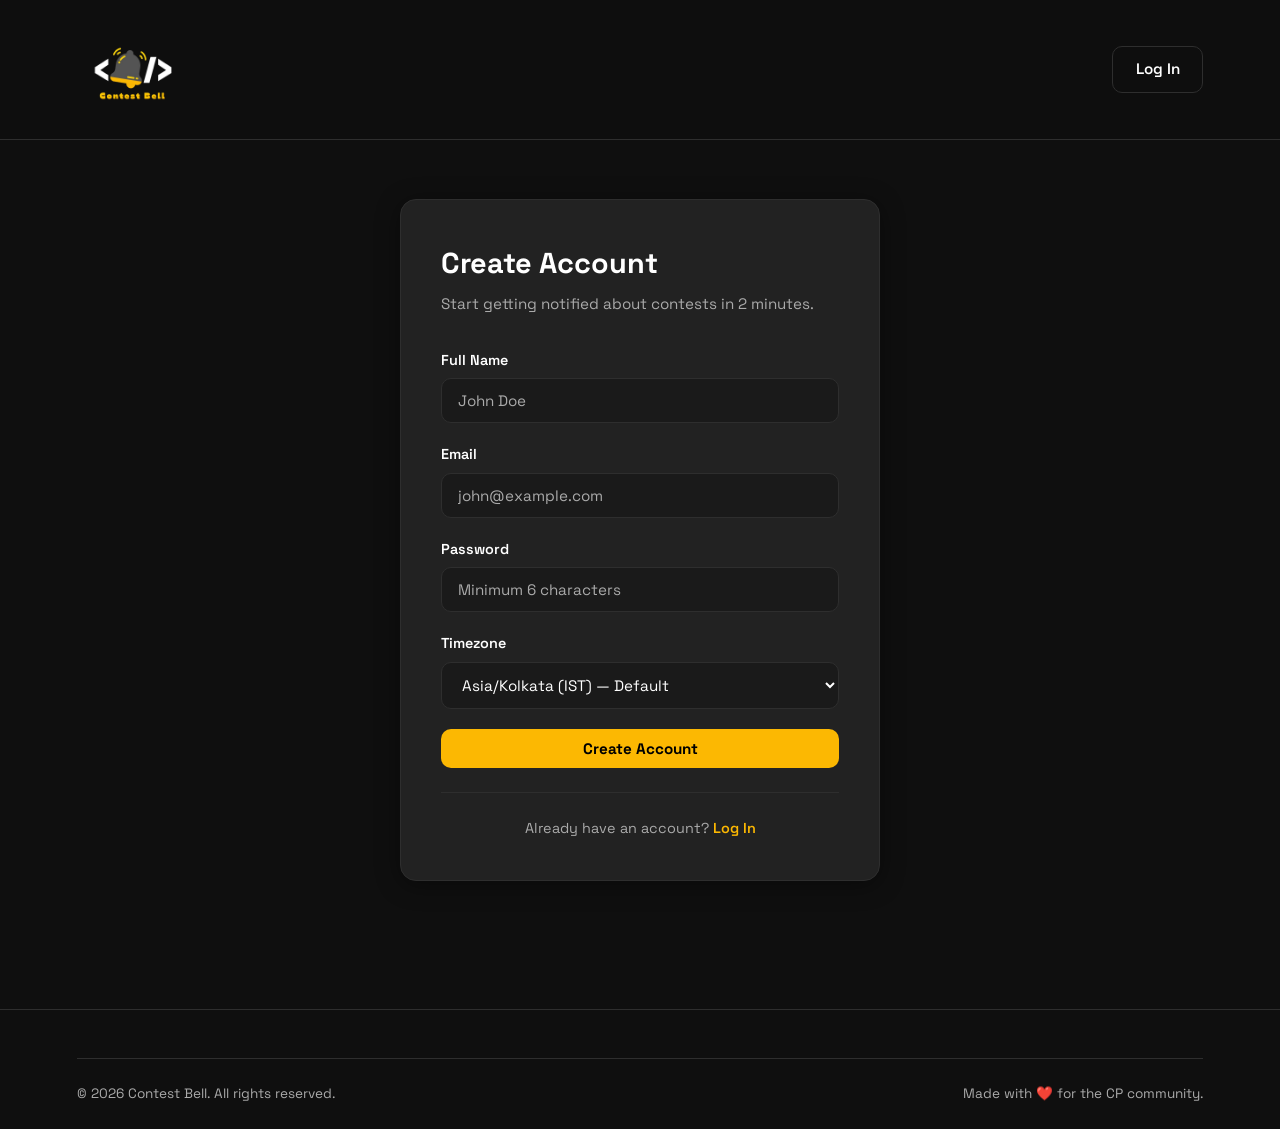
<file: register.html>
<!DOCTYPE html>
<html lang="en">

<head>
  <meta charset="UTF-8" />
  <meta name="viewport" content="width=device-width, initial-scale=1.0" />
  <meta name="description" content="Sign up for ContestBell free. Get email reminders for Codeforces, LeetCode, CodeChef, AtCoder and HackerRank contests." />
  <meta name="keywords" content="contestbell signup, free coding contest reminder, competitive programming notifications, codeforces email alert, leetcode contest reminder free" />
  <title>Register — Contest Bell</title>
  <script src="js/config.js"></script>
  <link rel="icon" type="image/png" href="assets/images/favicon.png" />
  <link rel="stylesheet" href="css/style.css" />
  <link rel="stylesheet" href="css/auth.css" />
</head>

<body>
  <!-- ===== LOADER ===== -->
  <div id="loader-overlay">
    <div class="loader-bell">🔔</div>
    <div class="loader-brackets">
      <span>&lt;</span>
      <span>/</span>
      <span>&gt;</span>
    </div>
    <p class="loader-text">LOADING...</p>
  </div>

  <!-- ========== NAVBAR ========== -->
  <nav>
    <div class="nav-logo">
      <a href="index.html">
        <img src="assets/images/logo.png" alt="Contest Bell Logo" height="48" />
      </a>
    </div>
    <div class="nav-auth">
      <a href="login.html" class="btn-secondary">Log In</a>
    </div>
  </nav>

  <!-- ========== REGISTER SECTION ========== -->
  <section id="register">
    <div class="auth-card">

      <div class="auth-header">
        <h1>Create Account</h1>
        <p>Start getting notified about contests in 2 minutes.</p>
      </div>

      <form id="register-form">

        <div class="form-group">
          <label for="name">Full Name</label>
          <input type="text" id="name" name="name" placeholder="John Doe" required />
        </div>

        <div class="form-group">
          <label for="email">Email</label>
          <input type="email" id="email" name="email" placeholder="john@example.com" required />
        </div>

        <div class="form-group">
          <label for="password">Password</label>
          <input type="password" id="password" name="password" placeholder="Minimum 6 characters" required
            minlength="6" />
        </div>

        <div class="form-group">
          <label for="timezone">
            Timezone
          </label>
          <select id="timezone" name="timeZone">
            <option value="">Asia/Kolkata (IST) — Default</option>
            <optgroup label="Asia">
              <option value="Asia/Kolkata">Asia/Kolkata (IST, UTC+5:30)</option>
              <option value="Asia/Dubai">Asia/Dubai (UTC+4)</option>
              <option value="Asia/Singapore">Asia/Singapore (UTC+8)</option>
              <option value="Asia/Tokyo">Asia/Tokyo (UTC+9)</option>
              <option value="Asia/Shanghai">Asia/Shanghai (UTC+8)</option>
              <option value="Asia/Karachi">Asia/Karachi (UTC+5)</option>
              <option value="Asia/Dhaka">Asia/Dhaka (UTC+6)</option>
              <option value="Asia/Colombo">Asia/Colombo (UTC+5:30)</option>
              <option value="Asia/Kathmandu">Asia/Kathmandu (UTC+5:45)</option>
              <option value="Asia/Baghdad">Asia/Baghdad (UTC+3)</option>
              <option value="Asia/Tehran">Asia/Tehran (UTC+3:30)</option>
              <option value="Asia/Seoul">Asia/Seoul (UTC+9)</option>
              <option value="Asia/Jakarta">Asia/Jakarta (UTC+7)</option>
              <option value="Asia/Kuala_Lumpur">Asia/Kuala_Lumpur (UTC+8)</option>
              <option value="Asia/Tashkent">Asia/Tashkent (UTC+5)</option>
              <option value="Asia/Almaty">Asia/Almaty (UTC+6)</option>
            </optgroup>
            <optgroup label="Europe">
              <option value="Europe/London">Europe/London (GMT/BST)</option>
              <option value="Europe/Paris">Europe/Paris (CET, UTC+1)</option>
              <option value="Europe/Berlin">Europe/Berlin (CET, UTC+1)</option>
              <option value="Europe/Moscow">Europe/Moscow (UTC+3)</option>
              <option value="Europe/Istanbul">Europe/Istanbul (UTC+3)</option>
              <option value="Europe/Warsaw">Europe/Warsaw (CET, UTC+1)</option>
              <option value="Europe/Kyiv">Europe/Kyiv (EET, UTC+2)</option>
              <option value="Europe/Stockholm">Europe/Stockholm (CET, UTC+1)</option>
              <option value="Europe/Bucharest">Europe/Bucharest (EET, UTC+2)</option>
            </optgroup>
            <optgroup label="Americas">
              <option value="America/New_York">America/New_York (EST, UTC-5)</option>
              <option value="America/Chicago">America/Chicago (CST, UTC-6)</option>
              <option value="America/Denver">America/Denver (MST, UTC-7)</option>
              <option value="America/Los_Angeles">America/Los_Angeles (PST, UTC-8)</option>
              <option value="America/Toronto">America/Toronto (EST, UTC-5)</option>
              <option value="America/Vancouver">America/Vancouver (PST, UTC-8)</option>
              <option value="America/Sao_Paulo">America/Sao_Paulo (UTC-3)</option>
              <option value="America/Mexico_City">America/Mexico_City (CST, UTC-6)</option>
              <option value="America/Argentina/Buenos_Aires">America/Argentina/Buenos_Aires (UTC-3)</option>
              <option value="America/Bogota">America/Bogota (UTC-5)</option>
            </optgroup>
            <optgroup label="Africa">
              <option value="Africa/Cairo">Africa/Cairo (EET, UTC+2)</option>
              <option value="Africa/Lagos">Africa/Lagos (WAT, UTC+1)</option>
              <option value="Africa/Nairobi">Africa/Nairobi (EAT, UTC+3)</option>
              <option value="Africa/Johannesburg">Africa/Johannesburg (SAST, UTC+2)</option>
              <option value="Africa/Casablanca">Africa/Casablanca (UTC+1)</option>
            </optgroup>
            <optgroup label="Pacific & Oceania">
              <option value="Australia/Sydney">Australia/Sydney (AEDT, UTC+11)</option>
              <option value="Australia/Melbourne">Australia/Melbourne (AEDT, UTC+11)</option>
              <option value="Pacific/Auckland">Pacific/Auckland (NZDT, UTC+13)</option>
              <option value="Pacific/Honolulu">Pacific/Honolulu (HST, UTC-10)</option>
            </optgroup>
            <optgroup label="UTC">
              <option value="UTC">UTC (UTC+0)</option>
            </optgroup>
          </select>
        </div>

        <button type="submit" class="btn-primary btn-full">Create Account</button>

      </form>

      <div class="auth-footer">
        <p>Already have an account? <a href="login.html">Log In</a></p>
      </div>

    </div>
  </section>

  <!-- ========== FOOTER ========== -->
  <footer>
    <div class="footer-bottom">
      <p>© 2026 Contest Bell. All rights reserved.</p>
      <p>Made with ❤️ for the CP community.</p>
    </div>
  </footer>
  <script src="js/config.js"></script>
  <script src="js/register.js"></script>
</body>

</html>
</file>
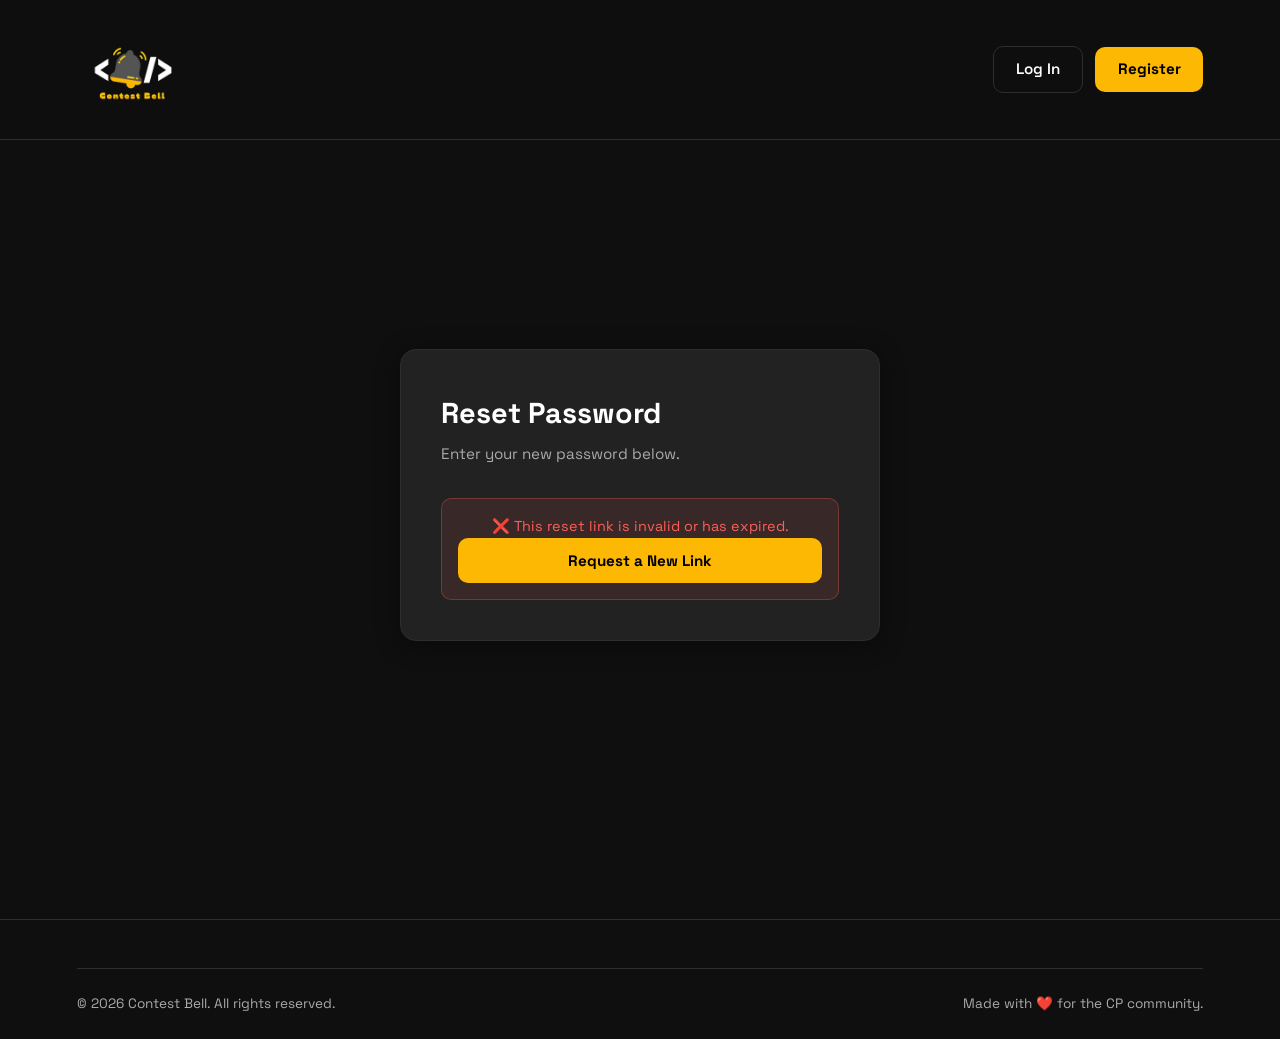
<file: reset-password.html>
<!DOCTYPE html>
<html lang="en">

<head>
  <meta charset="UTF-8" />
  <meta name="viewport" content="width=device-width, initial-scale=1.0" />
  <title>Reset Password — Contest Bell</title>
  <script src="js/config.js"></script>
  <link rel="icon" type="image/png" href="assets/images/favicon.png" />
  <link rel="stylesheet" href="css/style.css" />
  <link rel="stylesheet" href="css/auth.css" />
</head>

<body>
  <!-- ===== LOADER ===== -->
  <div id="loader-overlay">
    <div class="loader-bell">🔔</div>
    <div class="loader-brackets">
      <span>&lt;</span>
      <span>/</span>
      <span>&gt;</span>
    </div>
    <p class="loader-text">LOADING...</p>
  </div>

  <!-- ========== NAVBAR ========== -->
  <nav>
    <div class="nav-logo">
      <a href="index.html">
        <img src="assets/images/logo.png" alt="Contest Bell Logo" height="48" />
      </a>
    </div>
    <div class="nav-auth">
      <a href="login.html" class="btn-secondary">Log In</a>
      <a href="register.html" class="btn-primary">Register</a>
    </div>
  </nav>

  <!-- ========== RESET PASSWORD SECTION ========== -->
  <section id="reset-password">
    <div class="auth-card">

      <div class="auth-header">
        <h1>Reset Password</h1>
        <p>Enter your new password below.</p>
      </div>

      <!-- 
          This message shown if token is missing or invalid in URL.
          JS will handle showing/hiding this.
        -->
      <div id="invalid-token-message" hidden>
        <p>❌ This reset link is invalid or has expired.</p>
        <a href="forgot-password.html" class="btn-primary btn-full">Request a New Link</a>
      </div>

      <form id="reset-password-form">

        <div class="form-group">
          <label for="password">New Password</label>
          <input type="password" id="password" name="password" placeholder="Minimum 6 characters" required
            minlength="6" />
        </div>

        <div class="form-group">
          <label for="confirm-password">Confirm New Password</label>
          <input type="password" id="confirm-password" name="confirmPassword" placeholder="Repeat your new password"
            required minlength="6" />
        </div>

        <!-- 
            Shown by JS if passwords don't match before even hitting backend.
          -->
        <p id="password-mismatch-error" hidden>❌ Passwords do not match.</p>

        <button type="submit" class="btn-primary btn-full">Reset Password</button>

      </form>

      <!-- Shown by JS on success, form gets hidden -->
      <div id="success-message" hidden>
        <p>✅ Password reset successfully!</p>
        <a href="login.html" class="btn-primary btn-full">Go to Login</a>
      </div>

    </div>
  </section>

  <!-- ========== FOOTER ========== -->
  <footer>
    <div class="footer-bottom">
      <p>© 2026 Contest Bell. All rights reserved.</p>
      <p>Made with ❤️ for the CP community.</p>
    </div>
  </footer>

  <script src="js/config.js"></script>
  <script src="js/reset-password.js"></script>

</body>

</html>
</file>
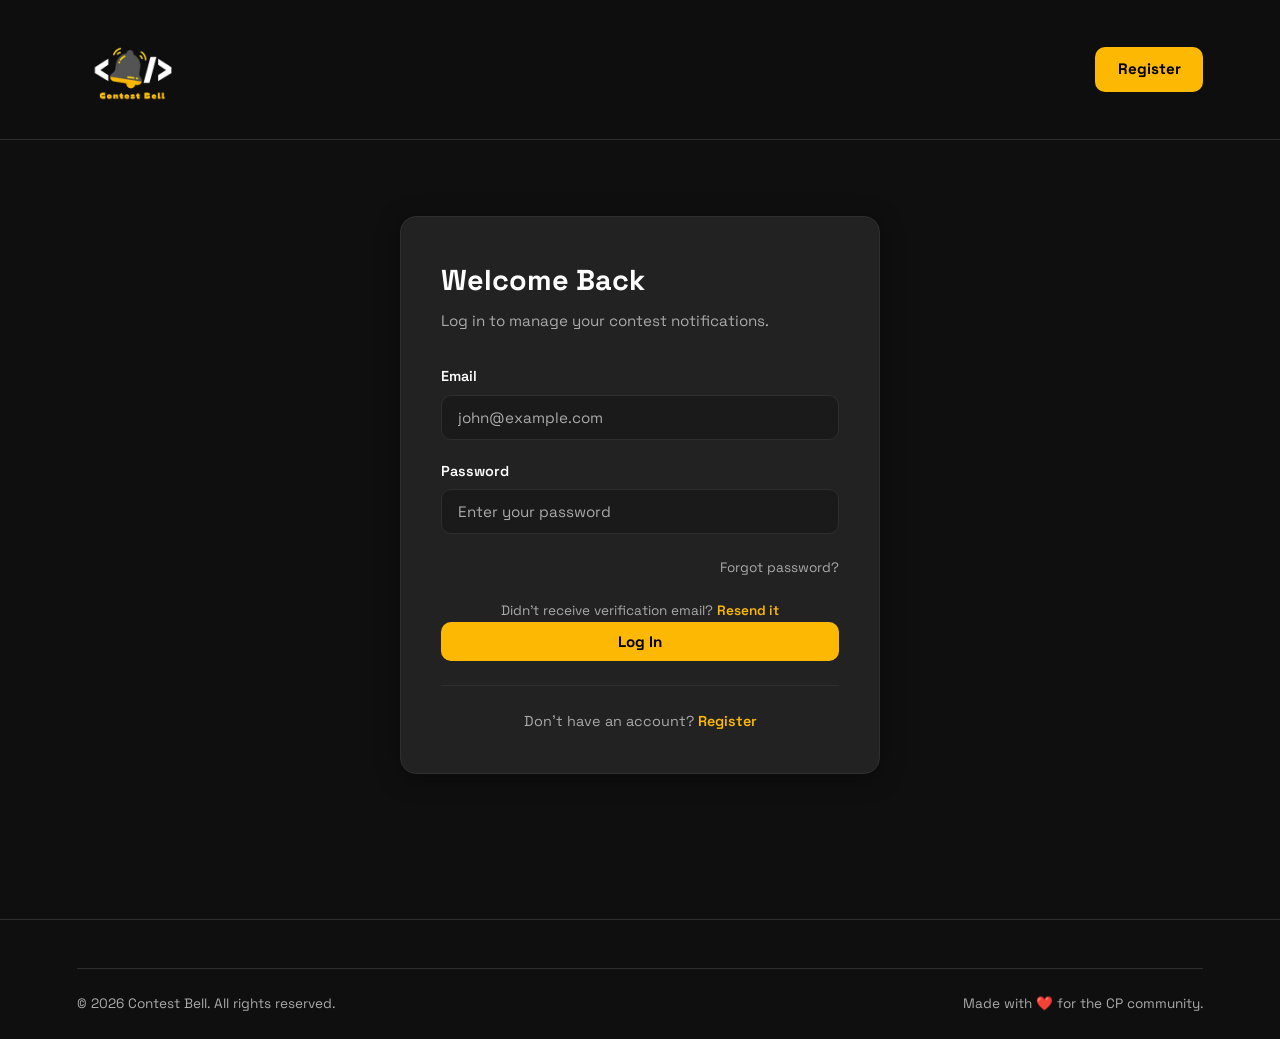
<file: subscription.html>
<!DOCTYPE html>
<html lang="en">

<head>
  <meta charset="UTF-8" />
  <meta name="viewport" content="width=device-width, initial-scale=1.0" />
  <title>Subscriptions — Contest Bell</title>
  <script src="js/config.js"></script>
  <link rel="icon" type="image/png" href="assets/images/favicon.png" />
  <link rel="stylesheet" href="css/style.css" />
  <link rel="stylesheet" href="css/subscription.css" />
</head>

<body>
  <!-- ===== LOADER ===== -->
  <div id="loader-overlay">
    <div class="loader-bell">🔔</div>
    <div class="loader-brackets">
      <span>&lt;</span>
      <span>/</span>
      <span>&gt;</span>
    </div>
    <p class="loader-text">LOADING...</p>
  </div>

  <!-- ========== NAVBAR ========== -->
  <nav>
    <div class="nav-logo">
      <a href="index.html">
        <img src="assets/images/logo.png" alt="Contest Bell Logo" height="48" />
      </a>
    </div>
    <div class="nav-auth">
      <a href="dashboard.html" class="btn-secondary" id="dashboard-link">
        Dashboard
    </a>
      <a href="#" id="logout-btn" onclick="logout()">Log Out</a>
    </div>
  </nav>

  <!-- ========== SUBSCRIPTION SECTION ========== -->
  <section id="subscriptions">

    <div class="section-header">
      <h1>Manage Subscriptions</h1>
      <p>Choose platforms and divisions you want to be notified about.</p>
    </div>

    <div class="platforms-grid">

      <!-- ===== CODEFORCES ===== -->
      <div class="platform-card" id="card-CODEFORCES">
        <div class="platform-card-header">
          <img src="assets/images/platforms/codeforces.png" alt="Codeforces" />
          <h3>Codeforces</h3>
          <label class="toggle">
            <input type="checkbox" id="toggle-CODEFORCES" data-platform="CODEFORCES" />
            <span class="toggle-slider"></span>
          </label>
        </div>

        <div class="divisions" id="divisions-CODEFORCES" hidden>
          <p class="divisions-hint">Select divisions</p>
          <label><input type="checkbox" value="DIV_1" data-platform="CODEFORCES" disabled /> Div. 1</label>
          <label><input type="checkbox" value="DIV_2" data-platform="CODEFORCES" disabled/> Div. 2</label>
          <label><input type="checkbox" value="DIV_1_2" data-platform="CODEFORCES" disabled/> Div. 1 + 2</label>
          <label><input type="checkbox" value="DIV_3" data-platform="CODEFORCES" disabled/> Div. 3</label>
          <label><input type="checkbox" value="DIV_4" data-platform="CODEFORCES" disabled/> Div. 4</label>
          <label><input type="checkbox" value="EDUCATIONAL" data-platform="CODEFORCES" disabled/> Educational</label>
          <label><input type="checkbox" value="GLOBAL" data-platform="CODEFORCES" disabled/> Global</label>
          <label>
            <input type="checkbox" value="OTHER" data-platform="CODEFORCES" disabled/>
            Other Contests
          </label>
        </div>
      </div>

      <!-- ===== LEETCODE ===== -->
      <div class="platform-card" id="card-LEETCODE">
        <div class="platform-card-header">
          <img src="assets/images/platforms/leetcode.png" alt="LeetCode" />
          <h3>LeetCode</h3>
          <label class="toggle">
            <input type="checkbox" id="toggle-LEETCODE" data-platform="LEETCODE" />
            <span class="toggle-slider"></span>
          </label>
        </div>

        <div class="divisions" id="divisions-LEETCODE" hidden>
          <p class="divisions-hint">Select divisions</p>
          <label><input type="checkbox" value="WEEKLY" data-platform="LEETCODE" disabled/> Weekly Contest</label>
          <label><input type="checkbox" value="BIWEEKLY" data-platform="LEETCODE" disabled/> Biweekly Contest</label>
          <label>
            <input type="checkbox" value="OTHER" data-platform="LEETCODE" disabled/>
            Other Contests
          </label>
        </div>
      </div>

      <!-- ===== CODECHEF ===== -->
      <div class="platform-card" id="card-CODECHEF">
        <div class="platform-card-header">
          <img src="assets/images/platforms/codechef.png" alt="CodeChef" />
          <h3>CodeChef</h3>
          <label class="toggle">
            <input type="checkbox" id="toggle-CODECHEF" data-platform="CODECHEF" />
            <span class="toggle-slider"></span>
          </label>
        </div>

        <div class="divisions" id="divisions-CODECHEF" hidden>
          <p class="divisions-hint">Select divisions</p>
          <label><input type="checkbox" value="STARTERS" data-platform="CODECHEF" disabled/> Starters</label>
          <label><input type="checkbox" value="COOK_OFF" data-platform="CODECHEF" disabled/> Cook-Off</label>
          <label><input type="checkbox" value="LUNCHTIME" data-platform="CODECHEF" disabled/> Lunchtime</label>
          <label><input type="checkbox" value="LONG_CHALLENGE" data-platform="CODECHEF" disabled/> Long Challenge</label>
          <label>
            <input type="checkbox" value="OTHER" data-platform="CODECHEF" disabled/>
            Other Contests
          </label>
        </div>
      </div>

      <!-- ===== ATCODER ===== -->
      <div class="platform-card" id="card-ATCODER">
        <div class="platform-card-header">
          <img src="assets/images/platforms/atcoder.png" alt="AtCoder" />
          <h3>AtCoder</h3>
          <label class="toggle">
            <input type="checkbox" id="toggle-ATCODER" data-platform="ATCODER" />
            <span class="toggle-slider"></span>
          </label>
        </div>

        <div class="divisions" id="divisions-ATCODER" hidden>
          <p class="divisions-hint">Select divisions</p>
          <label><input type="checkbox" value="BEGINNER" data-platform="ATCODER" disabled/> ABC — Beginner</label>
          <label><input type="checkbox" value="REGULAR" data-platform="ATCODER" disabled/> ARC — Regular</label>
          <label><input type="checkbox" value="GRAND" data-platform="ATCODER" disabled/> AGC — Grand</label>
          <label><input type="checkbox" value="HEURISTIC" data-platform="ATCODER" disabled/> AHC — Heuristic</label>
          <label>
            <input type="checkbox" value="OTHER" data-platform="ATCODER" disabled/>
            Other Contests
          </label>
        </div>
      </div>

      <!-- ===== HACKERRANK ===== -->
      <div class="platform-card" id="card-HACKERRANK">
        <div class="platform-card-header">
          <img src="assets/images/platforms/hackerrank.png" alt="HackerRank" />
          <h3>HackerRank</h3>
          <label class="toggle">
            <input type="checkbox" id="toggle-HACKERRANK" data-platform="HACKERRANK" />
            <span class="toggle-slider"></span>
          </label>
        </div>

        <div class="divisions" id="divisions-HACKERRANK" hidden>
          <p class="divisions-hint">Select divisions</p>
          <label><input type="checkbox" value="OTHER" data-platform="HACKERRANK" disabled/> Every new one</label>
        </div>
      </div>

    </div>

    <!-- Save button -->
    <div class="save-row">
      <button id="save-btn" class="btn-primary btn-large">Save</button>
      <p id="save-success" hidden>✅ Subscriptions saved successfully!</p>
      <p id="save-error" hidden>❌ Something went wrong. Please try again.</p>
    </div>

  </section>

  <!-- ========== FOOTER ========== -->
  <footer>
    <div class="footer-bottom">
      <p>© 2026 Contest Bell. All rights reserved.</p>
      <p>Made with ❤️ for the CP community.</p>
    </div>
  </footer>
  <script src="js/config.js"></script>
  <script src="js/subscription.js"></script>
</body>

</html>
</file>
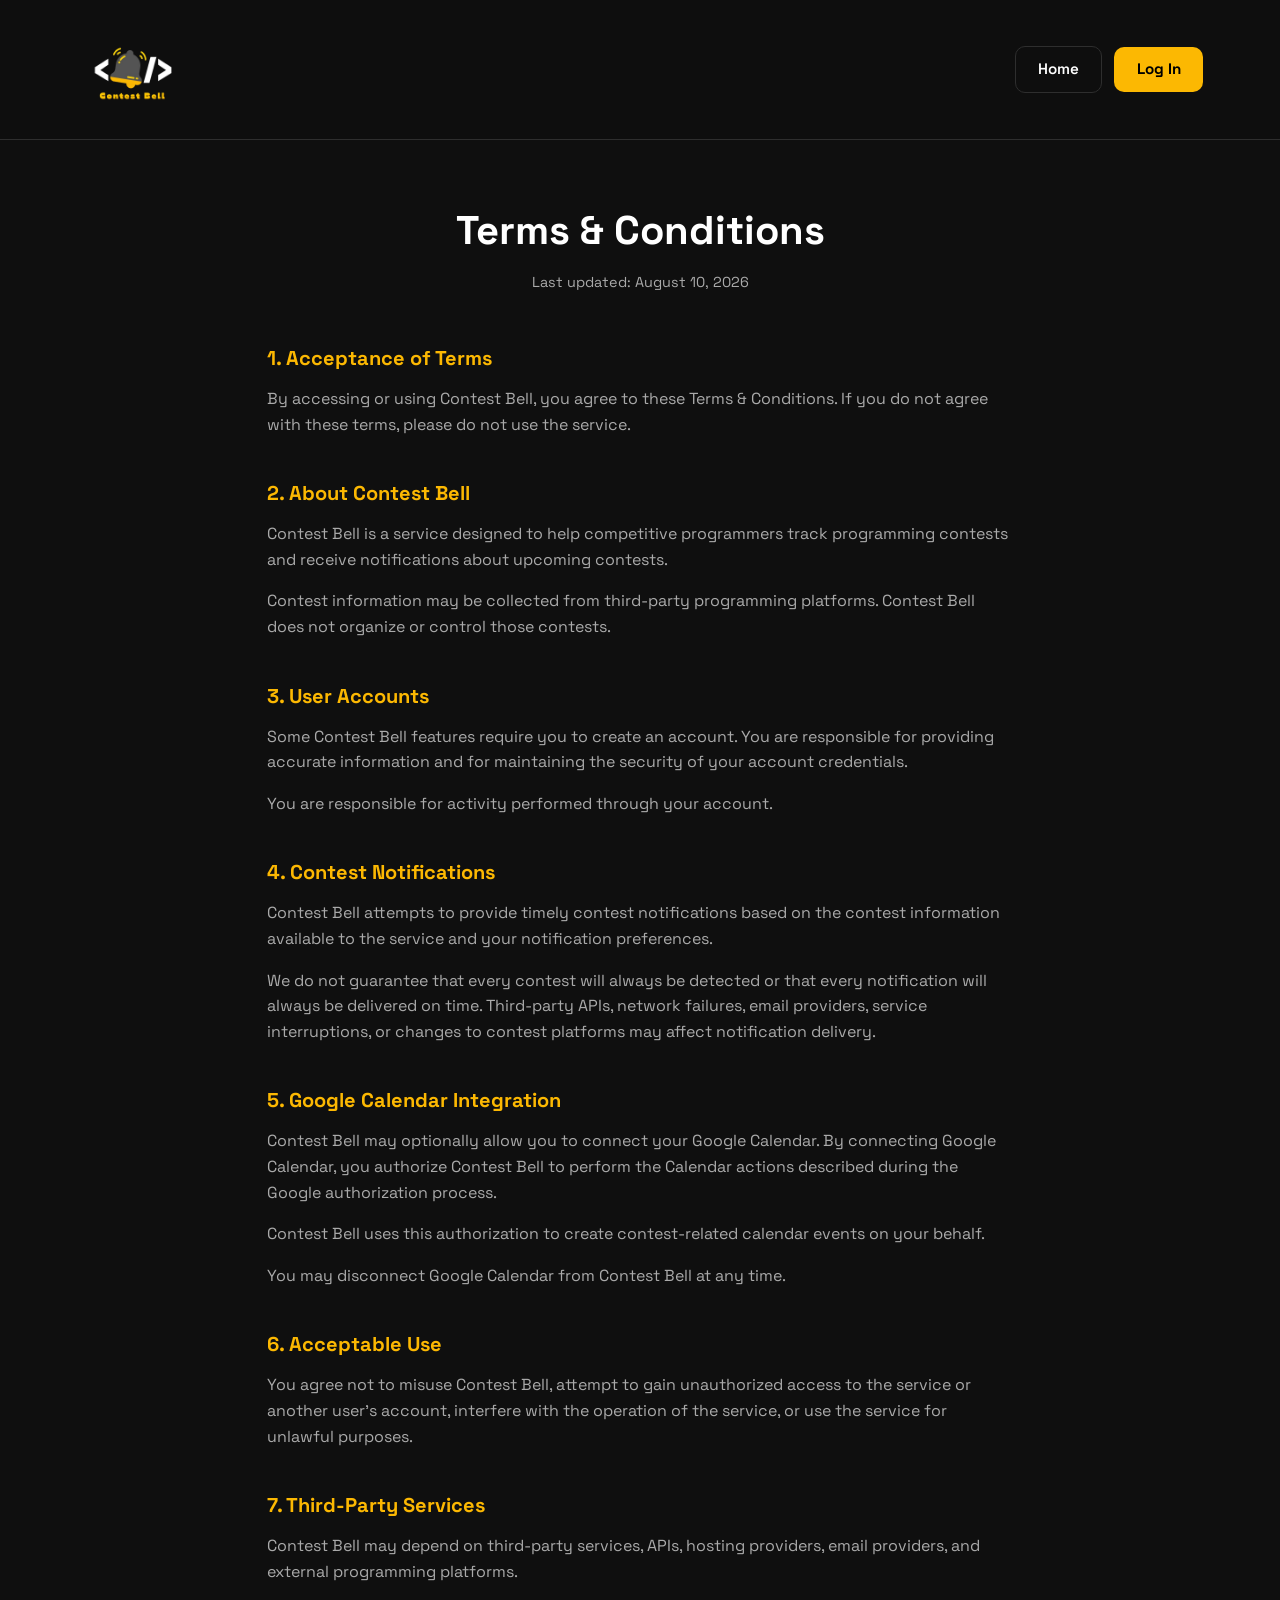
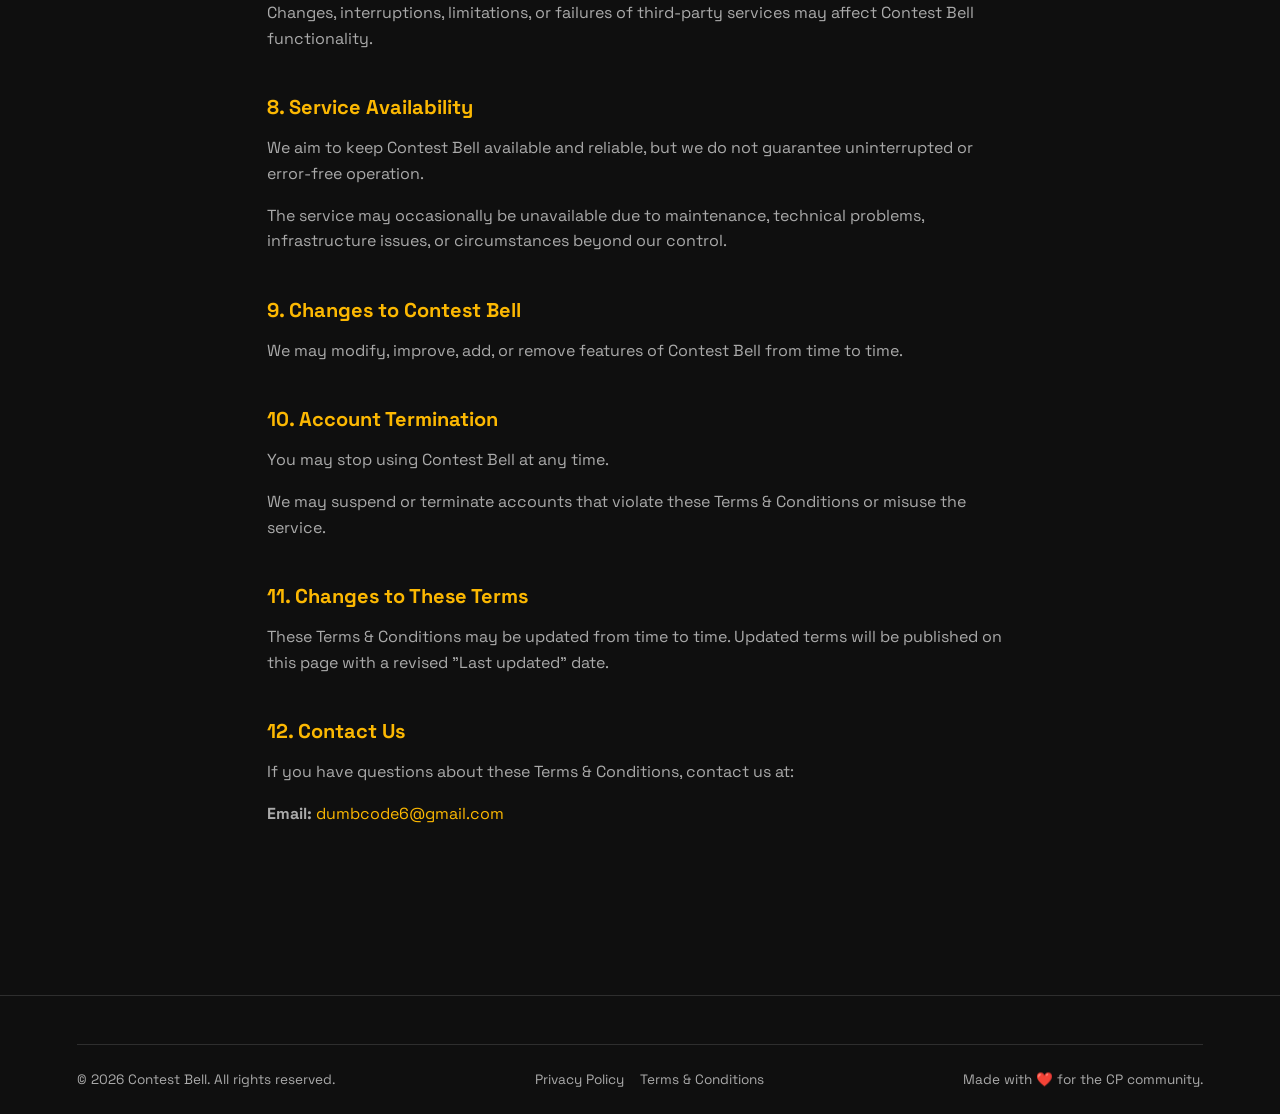
<file: terms.html>
<!DOCTYPE html>
<html lang="en">

<head>
    <meta charset="UTF-8" />
    <meta name="viewport" content="width=device-width, initial-scale=1.0" />

    <meta name="description"
        content="Contest Bell Terms and Conditions." />

    <title>Terms & Conditions — Contest Bell</title>

    <link rel="icon" type="image/png" href="assets/images/fevicon.png" />

   <!-- Global styles -->
   <link rel="stylesheet" href="css/style.css">

   <!-- Legal page styles -->
   <link rel="stylesheet" href="css/legal.css">
</head>

<body>

    <!-- ========== NAVBAR ========== -->
    <nav>
        <div class="nav-logo">
            <a href="index.html">
                <img src="assets/images/logo.png" alt="Contest Bell Logo" height="50" />
            </a>
        </div>

        <div class="nav-auth">
            <a href="index.html" class="btn-secondary">Home</a>
            <a href="login.html" class="btn-primary">Log In</a>
        </div>
    </nav>


    <!-- ========== TERMS & CONDITIONS ========== -->
    <main class="legal-page">

        <div class="legal-header">
            <h1>Terms & Conditions</h1>
            <p>Last updated: August 10, 2026</p>
        </div>


        <section class="legal-section">
            <h2>1. Acceptance of Terms</h2>

            <p>
                By accessing or using Contest Bell, you agree to these Terms &
                Conditions. If you do not agree with these terms, please do not
                use the service.
            </p>
        </section>


        <section class="legal-section">
            <h2>2. About Contest Bell</h2>

            <p>
                Contest Bell is a service designed to help competitive programmers
                track programming contests and receive notifications about upcoming
                contests.
            </p>

            <p>
                Contest information may be collected from third-party programming
                platforms. Contest Bell does not organize or control those contests.
            </p>
        </section>


        <section class="legal-section">
            <h2>3. User Accounts</h2>

            <p>
                Some Contest Bell features require you to create an account.
                You are responsible for providing accurate information and for
                maintaining the security of your account credentials.
            </p>

            <p>
                You are responsible for activity performed through your account.
            </p>
        </section>


        <section class="legal-section">
            <h2>4. Contest Notifications</h2>

            <p>
                Contest Bell attempts to provide timely contest notifications based
                on the contest information available to the service and your
                notification preferences.
            </p>

            <p>
                We do not guarantee that every contest will always be detected or
                that every notification will always be delivered on time. Third-party
                APIs, network failures, email providers, service interruptions, or
                changes to contest platforms may affect notification delivery.
            </p>
        </section>


        <section class="legal-section">
            <h2>5. Google Calendar Integration</h2>

            <p>
                Contest Bell may optionally allow you to connect your Google Calendar.
                By connecting Google Calendar, you authorize Contest Bell to perform
                the Calendar actions described during the Google authorization process.
            </p>

            <p>
                Contest Bell uses this authorization to create contest-related
                calendar events on your behalf.
            </p>

            <p>
                You may disconnect Google Calendar from Contest Bell at any time.
            </p>
        </section>


        <section class="legal-section">
            <h2>6. Acceptable Use</h2>

            <p>
                You agree not to misuse Contest Bell, attempt to gain unauthorized
                access to the service or another user's account, interfere with
                the operation of the service, or use the service for unlawful
                purposes.
            </p>
        </section>


        <section class="legal-section">
            <h2>7. Third-Party Services</h2>

            <p>
                Contest Bell may depend on third-party services, APIs, hosting
                providers, email providers, and external programming platforms.
            </p>

            <p>
                Changes, interruptions, limitations, or failures of third-party
                services may affect Contest Bell functionality.
            </p>
        </section>


        <section class="legal-section">
            <h2>8. Service Availability</h2>

            <p>
                We aim to keep Contest Bell available and reliable, but we do not
                guarantee uninterrupted or error-free operation.
            </p>

            <p>
                The service may occasionally be unavailable due to maintenance,
                technical problems, infrastructure issues, or circumstances beyond
                our control.
            </p>
        </section>


        <section class="legal-section">
            <h2>9. Changes to Contest Bell</h2>

            <p>
                We may modify, improve, add, or remove features of Contest Bell
                from time to time.
            </p>
        </section>


        <section class="legal-section">
            <h2>10. Account Termination</h2>

            <p>
                You may stop using Contest Bell at any time.
            </p>

            <p>
                We may suspend or terminate accounts that violate these Terms &
                Conditions or misuse the service.
            </p>
        </section>


        <section class="legal-section">
            <h2>11. Changes to These Terms</h2>

            <p>
                These Terms & Conditions may be updated from time to time.
                Updated terms will be published on this page with a revised
                "Last updated" date.
            </p>
        </section>


        <section class="legal-section">
            <h2>12. Contact Us</h2>

            <p>
                If you have questions about these Terms & Conditions, contact us at:
            </p>

            <p>
                <strong>Email:</strong>
                <a href="mailto:dumbcode6@gmail.com">dumbcode6@gmail.com</a>
            </p>
        </section>

    </main>


    <!-- ========== FOOTER ========== -->
    <footer>
        <div class="footer-bottom">
            <p>© 2026 Contest Bell. All rights reserved.</p>

            <div class="footer-legal-links">
                <a href="privacy-policy.html">Privacy Policy</a>
                <a href="terms.html">Terms & Conditions</a>
            </div>

            <p>Made with ❤️ for the CP community.</p>
        </div>
    </footer>

</body>

</html>
</file>
<file: css/style.css>
/* ===== GOOGLE FONTS ===== */
@import url('https://fonts.googleapis.com/css2?family=Space+Grotesk:wght@400;500;600;700&family=JetBrains+Mono:wght@400;700&display=swap');

/* ===== CSS VARIABLES ===== */
:root {
  /* Colors */
  --yellow-primary: #FCB802;
  --yellow-light: #FDD406;
  --yellow-mid: #FFC700;
  --grey: #545454;
  --bg-primary: #0F0F0F;
  --bg-secondary: #1A1A1A;
  --bg-card: #222222;
  --text-primary: #FFFFFF;
  --text-secondary: #AAAAAA;
  --border: #2E2E2E;

  /* Typography */
  --font-main: 'Space Grotesk', sans-serif;
  --font-code: 'JetBrains Mono', monospace;

  /* Spacing */
  --radius: 10px;
  --radius-lg: 16px;

  /* Shadow */
  --shadow: 0 4px 24px rgba(0, 0, 0, 0.4);
  --glow: 0 0 20px rgba(252, 184, 2, 0.15);
}

/* ===== RESET ===== */
* {
  margin: 0;
  padding: 0;
  box-sizing: border-box;
}

html {
  scroll-behavior: smooth;
}

body {
  font-family: var(--font-main);
  background-color: var(--bg-primary);
  color: var(--text-primary);
  padding-top: 135px;
  line-height: 1.6;
}

img {
  max-width: 100%;
  display: block;
}

a {
  text-decoration: none;
  color: inherit;
}

ul {
  list-style: none;
}

/* ===== GLOBAL BUTTONS ===== */
.btn-primary {
  display: inline-block;
  background-color: var(--yellow-primary);
  color: #000000;
  font-family: var(--font-main);
  font-weight: 700;
  font-size: 0.95rem;
  padding: 0.65rem 1.4rem;
  border-radius: var(--radius);
  border: none;
  cursor: pointer;
  transition: background-color 0.2s ease, transform 0.2s ease;
}

.btn-primary:hover {
  background-color: var(--yellow-light);
  transform: translateY(-2px);
}

.btn-secondary {
  display: inline-block;
  background-color: transparent;
  color: var(--text-primary);
  font-family: var(--font-main);
  font-weight: 600;
  font-size: 0.95rem;
  padding: 0.65rem 1.4rem;
  border-radius: var(--radius);
  border: 1px solid var(--border);
  cursor: pointer;
  transition: border-color 0.2s ease, color 0.2s ease, transform 0.2s ease;
}

.btn-secondary:hover {
  border-color: var(--yellow-primary);
  color: var(--yellow-primary);
  transform: translateY(-2px);
}

.btn-full {
  width: 100%;
  text-align: center;
}

.btn-large {
  padding: 0.9rem 2rem;
  font-size: 1.1rem;
}

/* ===== NAVBAR ===== */
nav {
  position: fixed;
  top: 0;
  left: 0;
  width: 100%;
  z-index: 100;
  display: flex;
  align-items: center;
  justify-content: space-between;
  padding: 0.9rem 6%;
  background-color: rgba(15, 15, 15, 0.85);
  backdrop-filter: blur(10px);
  border-bottom: 1px solid var(--border);
}

.nav-logo img {
  height: 110px;
}

.nav-auth {
  display: flex;
  align-items: center;
  gap: 0.75rem;
}

/* ===== SECTION HEADER ===== */
.section-header {
  text-align: center;
  margin-bottom: 3rem;
}

.section-header h2,
.section-header h1 {
  font-size: 2rem;
  font-weight: 700;
  margin-bottom: 0.5rem;
}

.section-header p {
  color: var(--text-secondary);
  font-size: 1rem;
}

/* ===== FOOTER ===== */
footer {
  border-top: 1px solid var(--border);
  padding: 3rem 6% 1.5rem;
  margin-top: 4rem;
}

.footer-top {
  display: flex;
  justify-content: space-between;
  align-items: flex-start;
  gap: 2rem;
  margin-bottom: 2rem;
}

.footer-brand p {
  color: var(--text-secondary);
  margin-top: 0.75rem;
  font-size: 0.9rem;
  max-width: 280px;
}

.footer-brand img {
  height: 150px;
}

.footer-links {
  display: flex;
  gap: 3rem;
}

.footer-col h4 {
  font-size: 0.85rem;
  font-weight: 700;
  text-transform: uppercase;
  letter-spacing: 0.08em;
  color: var(--yellow-primary);
  margin-bottom: 1rem;
}

.footer-col ul {
  display: flex;
  flex-direction: column;
  gap: 0.6rem;
}

.footer-col ul li a {
  color: var(--text-secondary);
  font-size: 0.9rem;
  transition: color 0.2s ease;
}

.footer-col ul li a:hover {
  color: var(--yellow-primary);
}

.footer-bottom {
  border-top: 1px solid var(--border);
  padding-top: 1.5rem;
  display: flex;
  justify-content: space-between;
  align-items: center;
}

.footer-bottom p {
  color: var(--text-secondary);
  font-size: 0.85rem;
}

/* ===== LOADER OVERLAY ===== */
#loader-overlay {
  position: fixed;
  inset: 0;
  background-color: var(--bg-primary);
  display: flex;
  flex-direction: column;
  align-items: center;
  justify-content: center;
  z-index: 9999;
  transition: opacity 0.5s ease;
}

#loader-overlay.hide {
  opacity: 0;
  pointer-events: none;
}

/* ===== LOADER ANIMATION ===== */
.loader-bell {
  font-size: 3rem;
  animation: bellRing 0.8s ease-in-out infinite alternate;
  transform-origin: top center;
}

.loader-brackets {
  display: flex;
  align-items: center;
  gap: 0.5rem;
  font-family: var(--font-code);
  font-size: 2rem;
  font-weight: 700;
  color: var(--yellow-primary);
  margin-top: 0.5rem;
}

.loader-brackets span {
  animation: fadeInOut 1s ease-in-out infinite alternate;
}

.loader-brackets span:nth-child(1) {
  animation-delay: 0s;
}

.loader-brackets span:nth-child(2) {
  animation-delay: 0.3s;
}

.loader-brackets span:nth-child(3) {
  animation-delay: 0.6s;
}

.loader-text {
  font-family: var(--font-code);
  font-size: 0.85rem;
  color: var(--text-secondary);
  margin-top: 1.5rem;
  letter-spacing: 0.15em;
  animation: pulse 1.5s ease-in-out infinite;
}

/* ===== KEYFRAMES ===== */
@keyframes bellRing {
  0% {
    transform: rotate(-15deg);
  }

  100% {
    transform: rotate(15deg);
  }
}

@keyframes fadeInOut {
  0% {
    opacity: 0.2;
    color: var(--text-secondary);
  }

  100% {
    opacity: 1;
    color: var(--yellow-primary);
  }
}

@keyframes pulse {

  0%,
  100% {
    opacity: 0.4;
  }

  50% {
    opacity: 1;
  }
}


/* ===== RESPONSIVE ===== */
@media (max-width: 768px) {

  body {
    padding-top: 90px;
  }

  /* NAVBAR */
  nav {
    padding: 0.75rem 4%;
  }

  .nav-logo img {
    height: 56px;
  }

  .nav-auth {
    gap: 0.4rem;
    flex-wrap: wrap;
    justify-content: flex-end;
  }

  .nav-auth a {
    font-size: 0.75rem;
    padding: 0.4rem 0.65rem;
  }

  .btn-primary {
    font-size: 0.85rem;
    padding: 0.55rem 1rem;
  }

  .btn-secondary {
    font-size: 0.85rem;
    padding: 0.55rem 1rem;
  }

  /* FOOTER */
  .footer-top {
    flex-direction: column;
    gap: 2rem;
  }

  .footer-links {
    gap: 2rem;
  }

  .footer-bottom {
    flex-direction: column;
    text-align: center;
    gap: 0.5rem;
  }

  /* Keep button hover effects on mobile */
  .btn-primary:hover {
    background-color: var(--yellow-light);
    transform: translateY(-2px);
  }

  .btn-secondary:hover {
    border-color: var(--yellow-primary);
    color: var(--yellow-primary);
    transform: translateY(-2px);
  }

  /* SECTION HEADER */
  .section-header h2,
  .section-header h1 {
    font-size: 1.5rem;
  }
}

/* =========================
   Calendar Floating Button
   ========================= */

.calendar-float-btn {
  position: fixed;
  right: 25px;
  bottom: 25px;

  width: 60px;
  height: 60px;

  border: 1px solid var(--yellow-primary);
  border-radius: 50%;

  background: var(--bg-card);
  color: var(--yellow-primary);

  display: flex;
  align-items: center;
  justify-content: center;

  cursor: pointer;

  box-shadow: 0 0 20px rgba(252, 184, 2, 0.25);

  transition: all 0.25s ease;

  z-index: 1000;
}

.calendar-float-btn:hover {
  transform: translateY(-4px) scale(1.05);
  background: var(--yellow-primary);
  color: var(--bg-primary);
  box-shadow: 0 0 30px rgba(252, 184, 2, 0.45);
}

.calendar-float-btn .material-symbols-outlined {
  font-size: 28px;
}

/* =========================
   Calendar Modal
   ========================= */

.calendar-modal {
  position: fixed;
  inset: 0;

  display: none;
  align-items: center;
  justify-content: center;

  background: rgba(0, 0, 0, 0.65);
  backdrop-filter: blur(6px);

  z-index: 2000;
}

.calendar-modal.show {
  display: flex;
}

.calendar-modal-card {
  position: relative;

  width: min(420px, calc(100% - 40px));

  padding: 35px;

  background: var(--bg-card);
  border: 1px solid var(--border);
  border-radius: 16px;

  box-shadow: 0 0 40px rgba(252, 184, 2, 0.15);

  text-align: center;

  animation: calendarModalIn 0.25s ease;
}

@keyframes calendarModalIn {
  from {
    opacity: 0;
    transform: translateY(15px) scale(0.96);
  }

  to {
    opacity: 1;
    transform: translateY(0) scale(1);
  }
}

.calendar-modal-close {
  position: absolute;
  top: 12px;
  right: 15px;

  border: none;
  background: transparent;

  color: var(--text-secondary);

  font-size: 28px;
  line-height: 1;

  cursor: pointer;

  transition: color 0.2s ease;
}

.calendar-modal-close:hover {
  color: var(--text-primary);
}

.calendar-modal-icon {
  width: 65px;
  height: 65px;

  margin: 5px auto 20px;

  display: flex;
  align-items: center;
  justify-content: center;

  border-radius: 50%;

  background: rgba(252, 184, 2, 0.1);
  border: 1px solid var(--yellow-primary);

  color: var(--yellow-primary);
}

.calendar-modal-icon .material-symbols-outlined {
  font-size: 32px;
}

.calendar-modal-card h2 {
  margin-bottom: 8px;

  color: var(--text-primary);
}

.calendar-modal-subtitle {
  margin-bottom: 25px;

  color: var(--text-secondary);
}

.calendar-benefits {
  display: flex;
  flex-direction: column;
  gap: 14px;

  margin-bottom: 25px;

  text-align: left;
}

.calendar-benefit {
  display: flex;
  align-items: center;
  gap: 12px;

  color: var(--text-secondary);
  font-size: 14px;
}

.calendar-benefit .material-symbols-outlined {
  color: var(--yellow-primary);
  font-size: 21px;
}

.calendar-connect-btn {
  width: 100%;

  display: flex;
  align-items: center;
  justify-content: center;
  gap: 8px;
}

.calendar-modal-note {
  margin-top: 15px;

  color: var(--text-secondary);
  font-size: 12px;
}

/* =========================
   Calendar Hero Illustration
   ========================= */

.calendar-hero-icon {
  position: relative;
  width: 150px;
  height: 125px;
  margin: 0 auto 20px;

  display: flex;
  align-items: center;
  justify-content: center;
}

.calendar-art {
  position: relative;
  width: 100px;
  height: 92px;

  filter: drop-shadow(0 10px 20px rgba(66, 133, 244, 0.25));
}

/* Blue top section */

.calendar-top {
  height: 27px;

  background: #4285F4;

  border-radius: 13px 13px 0 0;
}

/* White calendar body */

.calendar-body {
  height: 67px;

  display: flex;
  align-items: center;
  justify-content: center;

  background: #F1F5FF;

  border-radius: 0 0 13px 13px;
}

.calendar-body span {
  color: #4285F4;

  font-size: 42px;
  font-weight: 600;
}

/* Calendar rings */

.calendar-rings {
  position: absolute;

  top: -9px;
  left: 0;

  width: 100%;

  display: flex;
  justify-content: space-around;

  z-index: 2;
}

.calendar-rings span {
  width: 11px;
  height: 23px;

  background: #8AB4F8;

  border-radius: 6px;
}

/* Decorative symbols */

.calendar-spark {
  position: absolute;

  font-weight: 700;
}

.spark-1 {
  left: 4px;
  top: 20px;

  color: #FDD406;
  font-size: 25px;
}

.spark-2 {
  right: 4px;
  bottom: 25px;

  color: #EA4335;
  font-size: 16px;
}

.spark-3 {
  right: 10px;
  top: 13px;

  color: #34A853;
  font-size: 24px;
}

.calendar-toast {
  position: fixed;
  top: 90px;
  left: 50%;
  right: auto;

  display: flex;
  align-items: center;
  gap: 14px;

  background: var(--bg-card);
  border: 1px solid #22C55E;
  border-radius: 12px;
  padding: 16px 18px;

  box-shadow: 0 0 20px rgba(34, 197, 94, 0.18);

  opacity: 0;
  transform: translateX(-50%) translateY(-20px);

  pointer-events: none;
  transition: all 0.3s ease;
  z-index: 2000;
}

.calendar-toast.show {
  opacity: 1;
  transform: translateX(-50%) translateY(0);
  pointer-events: auto;
}

.calendar-toast>.material-symbols-outlined {
  color: #22C55E;
  font-size: 28px;
}

.calendar-toast strong {
  display: block;
  color: var(--text-primary);
  font-size: 15px;
  margin-bottom: 3px;
}

.calendar-toast p {
  margin: 0;
  color: var(--text-secondary);
  font-size: 13px;
}

.calendar-toast button {
  background: none;
  border: none;
  color: var(--text-secondary);
  cursor: pointer;
  padding: 4px;
  margin-left: 8px;
}

.calendar-toast button:hover {
  color: var(--text-primary);
}

.calendar-sparkles {
  position: absolute;
  inset: -50px;
  pointer-events: none;
}

.calendar-sparkles span {
  position: absolute;
  color: #22C55E;
  font-size: 16px;
  opacity: 0;
}

.calendar-toast.show .calendar-sparkles span {
  animation: sparkle-burst 3s ease-out forwards;
}

.calendar-sparkles span:nth-child(1) {
  top: 0;
  left: 25%;
}

.calendar-sparkles span:nth-child(2) {
  top: 0;
  right: 25%;
  animation-delay: 0.05s;
}

.calendar-sparkles span:nth-child(3) {
  bottom: 0;
  left: 20%;
  animation-delay: 0.1s;
}

.calendar-sparkles span:nth-child(4) {
  bottom: 0;
  right: 20%;
  animation-delay: 0.15s;
}

.calendar-sparkles span:nth-child(5) {
  top: 40%;
  left: -15px;
  animation-delay: 0.08s;
}

.calendar-sparkles span:nth-child(6) {
  top: 40%;
  right: -15px;
  animation-delay: 0.12s;
}

.calendar-sparkles span:nth-child(7) {
  top: 20%;
  left: 10%;
  animation-delay: 0.3s;
}

.calendar-sparkles span:nth-child(8) {
  top: 15%;
  right: 10%;
  animation-delay: 0.5s;
}

.calendar-sparkles span:nth-child(9) {
  bottom: 20%;
  left: 8%;
  animation-delay: 0.7s;
}

.calendar-sparkles span:nth-child(10) {
  bottom: 18%;
  right: 8%;
  animation-delay: 0.9s;
}

.calendar-sparkles span:nth-child(11) {
  top: 5%;
  left: 48%;
  animation-delay: 1.1s;
}

.calendar-sparkles span:nth-child(12) {
  bottom: 5%;
  right: 48%;
  animation-delay: 1.3s;
}

@keyframes sparkle-burst {
  0% {
      opacity: 0;
      transform: scale(0.2);
  }

  30% {
      opacity: 1;
      transform: scale(1.4);
  }

  65% {
      opacity: 1;
      transform: scale(1);
  }

  100% {
      opacity: 0;
      transform: scale(0.5) translateY(-12px);
  }
}
</file>
<file: css/landing.css>
/* ===== HERO SECTION ===== */
#hero {
    display: flex;
    align-items: center;
    justify-content: space-between;
    gap: 3rem;
    padding: 5rem 6%;
    min-height: 90vh;
  }
  
  .hero-text {
    flex: 1;
    max-width: 580px;
  }
  
  .hero-tag {
    display: inline-block;
    background-color: rgba(252, 184, 2, 0.1);
    color: var(--yellow-primary);
    font-size: 0.85rem;
    font-weight: 600;
    padding: 0.4rem 1rem;
    border-radius: 50px;
    border: 1px solid rgba(252, 184, 2, 0.3);
    margin-bottom: 1.5rem;
  }
  
  #hero h1 {
    font-size: 3.2rem;
    font-weight: 700;
    line-height: 1.15;
    margin-bottom: 1.25rem;
  }
  
  .highlight {
    color: var(--yellow-primary);
  }
  
  .hero-subtitle {
    color: var(--text-secondary);
    font-size: 1.1rem;
    line-height: 1.7;
    margin-bottom: 2rem;
  }
  
  .hero-actions {
    display: flex;
    align-items: center;
    gap: 1rem;
    margin-bottom: 1.5rem;
    flex-wrap: wrap;
  }
  
  .hero-note {
    color: var(--text-secondary);
    font-size: 0.85rem;
  }
  
  /* ===== HERO MOCKUP ===== */
  .hero-image {
    flex: 1;
    display: flex;
    justify-content: center;
    align-items: center;
  }
  
  .mockup-box {
    background-color: var(--bg-card);
    border: 1px solid var(--border);
    border-radius: var(--radius-lg);
    width: 100%;
    max-width: 480px;
    box-shadow: var(--shadow), var(--glow);
    overflow: hidden;
  }
  
  .mockup-topbar {
    display: flex;
    align-items: center;
    gap: 0.5rem;
    padding: 0.75rem 1rem;
    background-color: var(--bg-secondary);
    border-bottom: 1px solid var(--border);
  }
  
  .mockup-topbar span {
    width: 12px;
    height: 12px;
    border-radius: 50%;
    background-color: var(--border);
  }
  
  .mockup-topbar span:nth-child(1) { background-color: #ff5f57; }
  .mockup-topbar span:nth-child(2) { background-color: #febc2e; }
  .mockup-topbar span:nth-child(3) { background-color: #28c840; }
  
  .mockup-content {
    padding: 1rem;
    display: flex;
    flex-direction: column;
    gap: 0.75rem;
  }
  
  .mockup-row {
    display: flex;
    align-items: center;
    justify-content: space-between;
    padding: 0.75rem 1rem;
    background-color: var(--bg-secondary);
    border-radius: var(--radius);
    border: 1px solid var(--border);
    font-size: 0.9rem;
    gap: 0.5rem;
  }
  
  .mockup-row.highlight-row {
    border-color: var(--yellow-primary);
    background-color: rgba(252, 184, 2, 0.05);
  }
  
  .platform-tag {
    font-family: var(--font-code);
    font-size: 0.75rem;
    font-weight: 700;
    padding: 0.25rem 0.6rem;
    border-radius: 4px;
    white-space: nowrap;
  }
  
  .platform-tag.cf { background-color: #1a3a5c; color: #4a9eff; }
  .platform-tag.lc { background-color: #2d2000; color: #ffa500; }
  .platform-tag.cc { background-color: #1a2d1a; color: #5cb85c; }
  .platform-tag.ac { background-color: #2a1a2a; color: #cc88ff; }
  
  .time-tag {
    font-family: var(--font-code);
    font-size: 0.78rem;
    color: var(--yellow-primary);
    white-space: nowrap;
  }
  
  /* ===== STATS SECTION ===== */
  #stats {
    display: flex;
    justify-content: center;
    align-items: center;
    gap: 0;
    padding: 3rem 6%;
    border-top: 1px solid var(--border);
    border-bottom: 1px solid var(--border);
    background-color: var(--bg-secondary);
  }
  
  .stat {
    flex: 1;
    text-align: center;
    padding: 1.5rem;
    border-right: 1px solid var(--border);
  }
  
  .stat:last-child {
    border-right: none;
  }
  
  .stat h2 {
    font-size: 2.5rem;
    font-weight: 700;
    color: var(--yellow-primary);
    font-family: var(--font-code);
  }
  
  .stat p {
    color: var(--text-secondary);
    font-size: 0.9rem;
    margin-top: 0.25rem;
  }
  
  /* ===== FEATURES SECTION ===== */
  #features {
    padding: 6rem 6%;
  }
  
  .features-grid {
    display: flex;
    flex-wrap: wrap;
    gap: 1.5rem;
    justify-content: center;
  }
  
  .feature-card {
    background-color: var(--bg-card);
    border: 1px solid var(--border);
    border-radius: var(--radius-lg);
    padding: 2rem;
    flex: 1 1 280px;
    max-width: 360px;
    transition: border-color 0.3s ease, transform 0.3s ease, box-shadow 0.3s ease;
  }
  
  .feature-card:hover {
    border-color: var(--yellow-primary);
    transform: translateY(-4px);
    box-shadow: var(--glow);
  }
  
  .feature-icon {
    font-size: 2rem;
    margin-bottom: 1rem;
  }
  
  .feature-card h3 {
    font-size: 1.1rem;
    font-weight: 700;
    margin-bottom: 0.6rem;
  }
  
  .feature-card p {
    color: var(--text-secondary);
    font-size: 0.9rem;
    line-height: 1.6;
  }
  
  /* ===== HOW IT WORKS ===== */
  #how-it-works {
    padding: 6rem 6%;
    background-color: var(--bg-secondary);
  }
  
  .steps {
    display: flex;
    align-items: center;
    justify-content: center;
    gap: 1rem;
    flex-wrap: wrap;
  }
  
  .step {
    background-color: var(--bg-card);
    border: 1px solid var(--border);
    border-radius: var(--radius-lg);
    padding: 2rem;
    flex: 1 1 220px;
    max-width: 280px;
    transition: border-color 0.3s ease;
  }
  
  .step:hover {
    border-color: var(--yellow-primary);
  }
  
  .step-number {
    font-family: var(--font-code);
    font-size: 2.5rem;
    font-weight: 700;
    color: var(--yellow-primary);
    margin-bottom: 1rem;
    opacity: 0.8;
  }
  
  .step-body h3 {
    font-size: 1.05rem;
    font-weight: 700;
    margin-bottom: 0.5rem;
  }
  
  .step-body p {
    color: var(--text-secondary);
    font-size: 0.9rem;
    line-height: 1.6;
  }
  
  .step-arrow {
    font-size: 2rem;
    color: var(--yellow-primary);
    opacity: 0.5;
  }
  
  /* ===== PLATFORMS SECTION ===== */
  #platforms {
    padding: 6rem 6%;
  }
  
  .platforms-grid {
    display: flex;
    flex-wrap: wrap;
    gap: 1.5rem;
    justify-content: center;
  }
  
  .platform-card {
    background-color: var(--bg-card);
    border: 1px solid var(--border);
    border-radius: var(--radius-lg);
    padding: 2rem;
    flex: 1 1 180px;
    max-width: 220px;
    text-align: center;
    transition: border-color 0.3s ease, transform 0.3s ease;
  }
  
  .platform-card:hover {
    border-color: var(--yellow-primary);
    transform: translateY(-4px);
  }
  
  .platform-card img {
    height: 60px;
    margin: 0 auto 1rem;
  }
  
  .platform-card h3 {
    font-size: 1rem;
    font-weight: 700;
    margin-bottom: 0.75rem;
  }
  
  .platform-card ul {
    display: flex;
    flex-direction: column;
    gap: 0.4rem;
  }
  
  .platform-card ul li {
    color: var(--text-secondary);
    font-size: 0.85rem;
  }
  
  /* ===== CTA SECTION ===== */
  #cta {
    padding: 6rem 6%;
    background-color: var(--bg-secondary);
    text-align: center;
    border-top: 1px solid var(--border);
    border-bottom: 1px solid var(--border);
  }
  
  #cta blockquote {
    font-size: 1.6rem;
    font-weight: 700;
    font-style: italic;
    color: var(--yellow-primary);
    max-width: 700px;
    margin: 0 auto 1.5rem;
    line-height: 1.4;
  }
  
  #cta p {
    color: var(--text-secondary);
    font-size: 1rem;
    margin-bottom: 2rem;
  }

  /* ===== RESPONSIVE ===== */
@media (max-width: 768px) {

  /* HERO */
  #hero {
    flex-direction: column;
    padding: 3rem 5%;
    min-height: unset;
    gap: 2rem;
    text-align: center;
  }

  .hero-text {
    max-width: 100%;
  }

  #hero h1 {
    font-size: 2rem;
  }

  .hero-subtitle {
    font-size: 1rem;
  }

  .hero-actions {
    justify-content: center;
  }

  .hero-image {
    width: 100%;
  }

  .mockup-box {
    max-width: 100%;
  }

  .mockup-row {
    font-size: 0.8rem;
    padding: 0.6rem 0.75rem;
  }

  /* STATS */
  #stats {
    flex-wrap: wrap;
    padding: 2rem 5%;
  }

  .stat {
    flex: 1 1 45%;
    border-right: none;
    border-bottom: 1px solid var(--border);
    padding: 1rem;
  }

  .stat:nth-child(odd) {
    border-right: 1px solid var(--border);
  }

  .stat:last-child {
    border-bottom: none;
  }

  .stat h2 {
    font-size: 2rem;
  }

  /* FEATURES */
  #features {
    padding: 4rem 5%;
  }

  .features-grid {
    flex-direction: column;
    align-items: center;
  }

  .feature-card {
    max-width: 100%;
    width: 100%;
  }

  /* HOW IT WORKS */
  #how-it-works {
    padding: 4rem 5%;
  }

  .steps {
    flex-direction: column;
    align-items: center;
  }

  .step {
    max-width: 100%;
    width: 100%;
  }

  .step-arrow {
    transform: rotate(90deg);
  }

  /* PLATFORMS */
  #platforms {
    padding: 4rem 5%;
  }

  .platforms-grid {
    gap: 1rem;
  }

  .platform-card {
    flex: 1 1 140px;
    max-width: 160px;
    padding: 1.25rem;
  }

  /* CTA */
  #cta {
    padding: 4rem 5%;
  }

  #cta blockquote {
    font-size: 1.2rem;
  }
}
</file>
<file: css/dashboard.css>
/* ===== DASHBOARD SECTION ===== */
#dashboard {
    padding: 4rem 6%;
    max-width: 1200px;
    margin: 0 auto;
  }
  
  /* ===== FILTER BAR ===== */
  .filter-bar {
    display: flex;
    align-items: center;
    gap: 0.75rem;
    flex-wrap: wrap;
    margin-bottom: 2.5rem;
  }
  
  .filter-btn {
    background-color: var(--bg-card);
    border: 1px solid var(--border);
    border-radius: 50px;
    color: var(--text-secondary);
    font-family: var(--font-main);
    font-size: 0.85rem;
    font-weight: 600;
    padding: 0.5rem 1.2rem;
    cursor: pointer;
    transition: all 0.2s ease;
  }
  
  .filter-btn:hover {
    border-color: var(--yellow-primary);
    color: var(--yellow-primary);
  }
  
  .filter-btn.active {
    background-color: var(--yellow-primary);
    border-color: var(--yellow-primary);
    color: #000000;
  }
  
  /* ===== STATES ===== */
  #loading-state,
  #error-state,
  #empty-state {
    display: flex;
    flex-direction: column;
    align-items: center;
    justify-content: center;
    gap: 1rem;
    padding: 5rem 2rem;
    text-align: center;
    color: var(--text-secondary);
    font-size: 1rem;
  }
  
  #error-state p,
  #empty-state p {
    font-size: 1.1rem;
  }
  
  /* ===== CONTEST LIST ===== */
  #contest-list {
    display: flex;
    flex-direction: column;
    gap: 1rem;
  }
  
  /* ===== CONTEST CARD ===== */
  .contest-card {
    display: flex;
    align-items: center;
    justify-content: space-between;
    gap: 1.5rem;
    background-color: var(--bg-card);
    border: 1px solid var(--border);
    border-radius: var(--radius-lg);
    padding: 1.25rem 1.75rem;
    transition: border-color 0.3s ease, transform 0.2s ease, box-shadow 0.2s ease;
  }
  
  .contest-card:hover {
    border-color: var(--yellow-primary);
    transform: translateX(4px);
    box-shadow: var(--glow);
  }
  
  /* ===== CONTEST CARD LEFT ===== */
  .contest-card-left {
    display: flex;
    flex-direction: column;
    align-items: flex-start;
    gap: 0.5rem;
    min-width: 120px;
  }
  
  .platform-badge {
    font-family: var(--font-code);
    font-size: 0.72rem;
    font-weight: 700;
    padding: 0.3rem 0.7rem;
    border-radius: 4px;
    text-transform: uppercase;
    letter-spacing: 0.05em;
    white-space: nowrap;
  }
  
  .platform-badge.CODEFORCES { background-color: #1a3a5c; color: #4a9eff; }
  .platform-badge.LEETCODE   { background-color: #2d2000; color: #ffa500; }
  .platform-badge.CODECHEF   { background-color: #1a2d1a; color: #5cb85c; }
  .platform-badge.ATCODER    { background-color: #2a1a2a; color: #cc88ff; }
  .platform-badge.HACKERRANK { background-color: #1a2d1a; color: #00ea64; }
  
  .division-badge {
    font-family: var(--font-code);
    font-size: 0.72rem;
    color: var(--text-secondary);
    background-color: var(--bg-secondary);
    border: 1px solid var(--border);
    padding: 0.2rem 0.6rem;
    border-radius: 4px;
    white-space: nowrap;
  }
  
  /* ===== CONTEST CARD MID ===== */
  .contest-card-mid {
    flex: 1;
    display: flex;
    flex-direction: column;
    gap: 0.3rem;
  }
  
  .contest-name {
    font-size: 1rem;
    font-weight: 700;
    color: var(--text-primary);
  }
  
  .contest-time {
    font-size: 0.85rem;
    color: var(--text-secondary);
    font-family: var(--font-code);
  }
  
  .contest-duration {
    font-size: 0.8rem;
    color: var(--text-secondary);
  }
  
  /* ===== CONTEST CARD RIGHT ===== */
  .contest-card-right {
    display: flex;
    flex-direction: column;
    align-items: flex-end;
    gap: 0.75rem;
    min-width: 120px;
  }
  
  .phase-badge {
    font-size: 0.75rem;
    font-weight: 700;
    padding: 0.3rem 0.8rem;
    border-radius: 50px;
    text-transform: uppercase;
    letter-spacing: 0.05em;
  }
  
  .phase-badge.BEFORE {
    background-color: rgba(252, 184, 2, 0.1);
    border: 1px solid rgba(252, 184, 2, 0.3);
    color: var(--yellow-primary);
  }
  
  .phase-badge.RUNNING {
    background-color: rgba(40, 200, 64, 0.1);
    border: 1px solid rgba(40, 200, 64, 0.3);
    color: #28c840;
  }
  
  /* ===== RETRY BUTTON ===== */
  #retry-btn {
    margin-top: 0.5rem;
  }

  /* ===== RESPONSIVE ===== */
@media (max-width: 768px) {

  #dashboard {
    padding: 2rem 4%;
  }

  .filter-bar {
    gap: 0.5rem;
  }

  .filter-btn {
    font-size: 0.78rem;
    padding: 0.4rem 0.9rem;
  }

  /* CONTEST CARD */
  .contest-card {
    flex-direction: column;
    align-items: flex-start;
    gap: 1rem;
    padding: 1.25rem;
  }

  .contest-card-left {
    flex-direction: row;
    align-items: center;
    gap: 0.5rem;
  }

  .contest-card-right {
    flex-direction: row;
    align-items: center;
    justify-content: space-between;
    width: 100%;
  }

  .contest-name {
    font-size: 0.95rem;
  }

  .contest-time,
  .contest-duration {
    font-size: 0.8rem;
  }
}
</file>
<file: css/auth.css>
/* ===== AUTH SECTION ===== */
#login,
#register,
#forgot-password,
#reset-password,
#profile {
  display: flex;
  justify-content: center;
  align-items: center;
  min-height: 80vh;
  padding: 4rem 6%;
}

/* ===== PROFILE PAGE LAYOUT ===== */

#profile {
  min-height: auto;
  padding-bottom: 0;
  margin-bottom: 0;
}

.profile-section {
  display: flex;
  justify-content: center;
  width: 100%;
  padding: 0 6%;
  margin-top: 20px;
}

/* ===== AUTH CARD ===== */
.auth-card {
  background-color: var(--bg-card);
  border: 1px solid var(--border);
  border-radius: var(--radius-lg);
  padding: 2.5rem;
  width: 100%;
  max-width: 480px;
  box-shadow: var(--shadow);
}

/* ===== AUTH HEADER ===== */
.auth-header {
  margin-bottom: 2rem;
}

.auth-header h1,
.auth-header h2 {
  font-size: 1.8rem;
  font-weight: 700;
  margin-bottom: 0.4rem;
}

.auth-header p {
  color: var(--text-secondary);
  font-size: 0.95rem;
}

/* ===== FORM GROUPS ===== */
.form-group {
  display: flex;
  flex-direction: column;
  gap: 0.4rem;
  margin-bottom: 1.25rem;
}

.form-group label {
  font-size: 0.9rem;
  font-weight: 600;
  color: var(--text-primary);
}

.label-hint {
  font-weight: 400;
  color: var(--text-secondary);
  font-size: 0.8rem;
}

.form-group input,
.form-group select {
  background-color: var(--bg-secondary);
  border: 1px solid var(--border);
  border-radius: var(--radius);
  color: var(--text-primary);
  font-family: var(--font-main);
  font-size: 0.95rem;
  padding: 0.75rem 1rem;
  outline: none;
  transition: border-color 0.2s ease;
  width: 100%;
}

.form-group input::placeholder {
  color: var(--text-secondary);
}

.form-group input:focus,
.form-group select:focus {
  border-color: var(--yellow-primary);
}

.form-group select option {
  background-color: var(--bg-secondary);
  color: var(--text-primary);
}

/* ===== FORGOT PASSWORD LINK ===== */
.form-forgot {
  text-align: right;
  margin-bottom: 1.25rem;
}

.form-forgot a {
  color: var(--text-secondary);
  font-size: 0.85rem;
  transition: color 0.2s ease;
}

.form-forgot a:hover {
  color: var(--yellow-primary);
}

/* ===== RESEND VERIFICATION ===== */
.resend-verification {
  text-align: center;
  margin-top: 1rem;
}

.resend-verification p {
  color: var(--text-secondary);
  font-size: 0.85rem;
}

.resend-verification a {
  color: var(--yellow-primary);
  font-weight: 600;
  transition: opacity 0.2s ease;
}

.resend-verification a:hover {
  opacity: 0.8;
}

/* ===== AUTH FOOTER ===== */
.auth-footer {
  text-align: center;
  margin-top: 1.5rem;
  padding-top: 1.5rem;
  border-top: 1px solid var(--border);
}

.auth-footer p {
  color: var(--text-secondary);
  font-size: 0.9rem;
}

.auth-footer a {
  color: var(--yellow-primary);
  font-weight: 600;
  transition: opacity 0.2s ease;
}

.auth-footer a:hover {
  opacity: 0.8;
}

/* ===== SUCCESS / ERROR MESSAGES ===== */
#success-message,
#invalid-token-message,
#password-mismatch-error,
#timezone-success,
#timezone-error {
  text-align: center;
  padding: 1rem;
  border-radius: var(--radius);
  margin-top: 1rem;
  font-size: 0.9rem;
}

#success-message,
#timezone-success {
  background-color: rgba(40, 200, 64, 0.1);
  border: 1px solid rgba(40, 200, 64, 0.3);
  color: #28c840;
}

#invalid-token-message,
#password-mismatch-error,
#timezone-error {
  background-color: rgba(255, 95, 87, 0.1);
  border: 1px solid rgba(255, 95, 87, 0.3);
  color: #ff5f57;
}

/* ===== PROFILE INFO ===== */
.profile-info {
  display: flex;
  flex-direction: column;
  gap: 1rem;
  margin-bottom: 1.5rem;
}

.info-group {
  display: flex;
  justify-content: space-between;
  align-items: center;
  padding: 0.75rem 1rem;
  background-color: var(--bg-secondary);
  border: 1px solid var(--border);
  border-radius: var(--radius);
}

.info-label {
  font-size: 0.85rem;
  font-weight: 600;
  color: var(--text-secondary);
}

.info-value {
  font-size: 0.95rem;
  font-weight: 600;
  color: var(--text-primary);
  font-family: var(--font-code);

  overflow-wrap: anywhere;
  max-width: 100%;
}

hr {
  border: none;
  border-top: 1px solid var(--border);
  margin: 1.5rem 0;
}

/* ===== GOOGLE CALENDAR ===== */

.calendar-settings-card {
  width: 100%;
  max-width: 480px;
}

.calendar-settings-header {
  display: flex;
  justify-content: space-between;
  align-items: flex-start;
  gap: 1rem;
  margin-bottom: 1.5rem;
}

.calendar-title {
  display: flex;
  align-items: center;
  gap: 0.7rem;
}

.calendar-title h2 {
  margin: 0;
  font-size: 1.5rem;
}

.google-icon {
  width: 24px;
  height: 24px;
}

.calendar-settings-header p {
  margin-top: 0.5rem;
  color: var(--text-secondary);
}

.calendar-settings-icon {
  color: var(--yellow-primary);
  font-size: 30px;
}

.calendar-connection-status {
  display: flex;
  align-items: center;
  gap: 1rem;
  padding: 1rem;
  margin-bottom: 1.25rem;
  background-color: var(--bg-secondary);
  border: 1px solid var(--border);
  border-radius: var(--radius);
}

.calendar-connection-status>span {
  color: var(--text-secondary);
  font-size: 28px;
}

.calendar-connection-status strong {
  color: var(--text-primary);
}

.calendar-connection-status p {
  margin-top: 0.25rem;
  color: var(--text-secondary);
  font-size: 0.85rem;
}

.calendar-connection-status.connected {
  border-color: var(--yellow-primary);
}

.calendar-connection-status.connected>span {
  color: var(--yellow-primary);
}

.calendar-settings-card .btn-primary {
  width: 100%;
}

.btn-danger {
  width: 100%;
  border: 1px solid #EF4444;
  background-color: transparent;
  color: #EF4444;
}

.btn-danger:hover {
  background-color: rgba(239, 68, 68, 0.1);
  border-color: #EF4444;
  color: #EF4444;
  transform: translateY(-2px);
}

.calendar-disconnect {
  width: 100%;
  padding: 12px 20px;
  border: 1px solid #EF4444;
  border-radius: 12px;
  background: linear-gradient(
      135deg,
      rgba(239, 68, 68, 0.12),
      rgba(239, 68, 68, 0.04)
  );
  color: #f42b2b;
  font-family: var(--font-code);
    font-weight: 700;
    letter-spacing: 0.2px;
  box-shadow:
      0 0 8px rgba(239, 68, 68, 0.15),
      inset 0 0 8px rgba(239, 68, 68, 0.04);
  transition: all 0.25s ease;
}

.calendar-disconnect:hover {
  background: linear-gradient(
      135deg,
      rgba(239, 68, 68, 0.22),
      rgba(239, 68, 68, 0.08)
  );
  border-color: #f64343;
  color: #f95252;
  box-shadow:
      0 0 12px rgba(239, 68, 68, 0.45),
      0 0 28px rgba(247, 63, 63, 0.18),
      inset 0 0 12px rgba(239, 68, 68, 0.08);
  transform: translateY(-2px);
}

.calendar-settings-note {
  margin-top: 1rem;
  text-align: center;
  color: var(--text-secondary);
  font-size: 0.8rem;
}

/* ===== RESPONSIVE ===== */
@media (max-width: 768px) {

  #login,
  #register,
  #forgot-password,
  #reset-password,
  #profile {
    padding: 2rem 4% 0;
    align-items: flex-start;
  }

  .auth-card {
    padding: 1.75rem;
  }

  .auth-header h1,
  .auth-header h2 {
    font-size: 1.5rem;
  }

  .info-group {
    flex-direction: column;
    align-items: flex-start;
    gap: 0.25rem;
  }

  .profile-section {
    padding: 0 4%;
    margin-top: 20px;
  }

  .calendar-settings-card {
    width: 100%;
    max-width: 480px;
  }
}

#calendar-action-btn {
  display: flex;
  align-items: center;
  justify-content: center;
  gap: 0.5rem;
}
</file>
<file: css/legal.css>
.legal-page {
    max-width: 900px;
    margin: 0 auto;
    padding: 4rem 6%;
}

.legal-header {
    text-align: center;
    margin-bottom: 3rem;
}

.legal-header h1 {
    font-size: 2.5rem;
    margin-bottom: 0.5rem;
}

.legal-header p {
    color: var(--text-secondary);
    font-size: 0.9rem;
}

.legal-section {
    margin-bottom: 2.5rem;
}

.legal-section h2 {
    color: var(--yellow-primary);
    font-size: 1.25rem;
    margin-bottom: 0.75rem;
}

.legal-section p {
    color: var(--text-secondary);
    margin-bottom: 1rem;
}

.legal-section ul {
    list-style: disc;
    padding-left: 1.5rem;
    margin: 1rem 0;
}

.legal-section li {
    color: var(--text-secondary);
    margin-bottom: 0.5rem;
}

.legal-section a {
    color: var(--yellow-primary);
}

.legal-section a:hover {
    text-decoration: underline;
}

.footer-legal-links {
    display: flex;
    gap: 1rem;
}

.footer-legal-links a {
    color: var(--text-secondary);
    font-size: 0.85rem;
}

.footer-legal-links a:hover {
    color: var(--yellow-primary);
}

@media (max-width: 768px) {
    .legal-page {
        padding: 3rem 5%;
    }

    .legal-header h1 {
        font-size: 2rem;
    }

    .legal-section h2 {
        font-size: 1.1rem;
    }

    .footer-legal-links {
        flex-direction: column;
        align-items: center;
        gap: 0.4rem;
    }
}
</file>
<file: css/subscription.css>
/* ===== SUBSCRIPTION SECTION ===== */
#subscriptions {
    padding: 4rem 6% 7rem;
    max-width: 1200px;
    margin: 0 auto;
  }
  
  /* ===== PLATFORMS GRID ===== */
  .platforms-grid {
    display: flex;
    flex-wrap: wrap;
    gap: 1.5rem;
    justify-content: center;
    margin-bottom: 3rem;
  }
  
  /* ===== PLATFORM CARD ===== */
  .platform-card {
    background-color: var(--bg-card);
    border: 1px solid var(--border);
    border-radius: var(--radius-lg);
    padding: 1.75rem;
    flex: 1 1 280px;
    max-width: 340px;
    transition: border-color 0.3s ease, box-shadow 0.3s ease;
  }
  
  .platform-card.active {
    border-color: var(--yellow-primary);
    box-shadow: var(--glow);
  }
  
  /* ===== PLATFORM CARD HEADER ===== */
  .platform-card-header {
    display: flex;
    align-items: center;
    gap: 1rem;
    margin-bottom: 1.25rem;
  }
  
  .platform-card-header img {
    height: 40px;
    width: 40px;
    object-fit: contain;
  }
  
  .platform-card-header h3 {
    font-size: 1.05rem;
    font-weight: 700;
    flex: 1;
  }
  
  /* ===== TOGGLE SWITCH ===== */
  .toggle {
    position: relative;
    display: inline-block;
    width: 46px;
    height: 26px;
    cursor: pointer;
    flex-shrink: 0;
  }
  
  .toggle input {
    opacity: 0;
    width: 0;
    height: 0;
    position: absolute;
  }
  
  .toggle-slider {
    position: absolute;
    inset: 0;
    background-color: var(--border);
    border-radius: 50px;
    transition: background-color 0.3s ease;
  }
  
  .toggle-slider::before {
    content: '';
    position: absolute;
    width: 18px;
    height: 18px;
    background-color: var(--text-primary);
    border-radius: 50%;
    left: 4px;
    top: 4px;
    transition: transform 0.3s ease;
  }
  
  .toggle input:checked + .toggle-slider {
    background-color: var(--yellow-primary);
  }
  
  .toggle input:checked + .toggle-slider::before {
    transform: translateX(20px);
  }
  
  /* ===== DIVISIONS ===== */
  .divisions {
    border-top: 1px solid var(--border);
    padding-top: 1.25rem;
    display: flex;
    flex-direction: column;
    gap: 0.6rem;
    animation: fadeIn 0.3s ease;
  }
  
  .divisions-hint {
    font-size: 0.78rem;
    color: var(--text-secondary);
    margin-bottom: 0.5rem;
    font-style: italic;
  }
  
  .divisions label {
    display: flex;
    align-items: center;
    gap: 0.6rem;
    font-size: 0.9rem;
    color: var(--text-secondary);
    cursor: pointer;
    padding: 0.5rem 0.75rem;
    border-radius: var(--radius);
    transition: background-color 0.2s ease, color 0.2s ease;
  }
  
  .divisions label:hover {
    background-color: var(--bg-secondary);
    color: var(--text-primary);
  }
  
  .divisions input[type="checkbox"] {
    appearance: none;
    width: 16px;
    height: 16px;
    border: 2px solid var(--border);
    border-radius: 4px;
    background-color: transparent;
    cursor: pointer;
    flex-shrink: 0;
    transition: background-color 0.2s ease, border-color 0.2s ease;
    position: relative;
  }
  
  .divisions input[type="checkbox"]:checked {
    background-color: var(--yellow-primary);
    border-color: var(--yellow-primary);
  }
  
  .divisions input[type="checkbox"]:checked::after {
    content: '✓';
    position: absolute;
    color: #000000;
    font-size: 11px;
    font-weight: 700;
    top: 50%;
    left: 50%;
    transform: translate(-50%, -50%);
  }
  
  /* ===== SAVE ROW ===== */
  .save-row {
    position: fixed;
    bottom: 1.5rem;
    left: 50%;
    transform: translateX(-50%);
  
    display: flex;
    align-items: center;
    justify-content: center;
  
    padding: 0.6rem;
  
    background-color: var(--bg-card);
    border: 1px solid var(--border);
    border-radius: var(--radius-lg);
  
    box-shadow: var(--glow);
  
    z-index: 1000;
  }
  
  .save-row .btn-primary {
    min-width: 220px;
  }

  
  #save-success {
    background-color: rgba(40, 200, 64, 0.1);
    border: 1px solid rgba(40, 200, 64, 0.3);
    color: #28c840;
    padding: 0.75rem 1.5rem;
    border-radius: var(--radius);
    font-size: 0.9rem;
  }
  
  #save-error {
    background-color: rgba(255, 95, 87, 0.1);
    border: 1px solid rgba(255, 95, 87, 0.3);
    color: #ff5f57;
    padding: 0.75rem 1.5rem;
    border-radius: var(--radius);
    font-size: 0.9rem;
  }
  
  /* ===== FADE IN ANIMATION ===== */
  @keyframes fadeIn {
    from {
      opacity: 0;
      transform: translateY(-8px);
    }
    to {
      opacity: 1;
      transform: translateY(0);
    }
  }
/* ===== RESPONSIVE ===== */
@media (max-width: 768px) {

  #subscriptions {
    padding: 2rem 4% 7rem;
  }

  .platform-card {
    max-width: 100%;
    width: 100%;
  }

  .save-row {
    bottom: 1rem;
  }
  
  .save-row .btn-primary {
    width: auto;
    min-width: 200px;
  }
}
</file>
